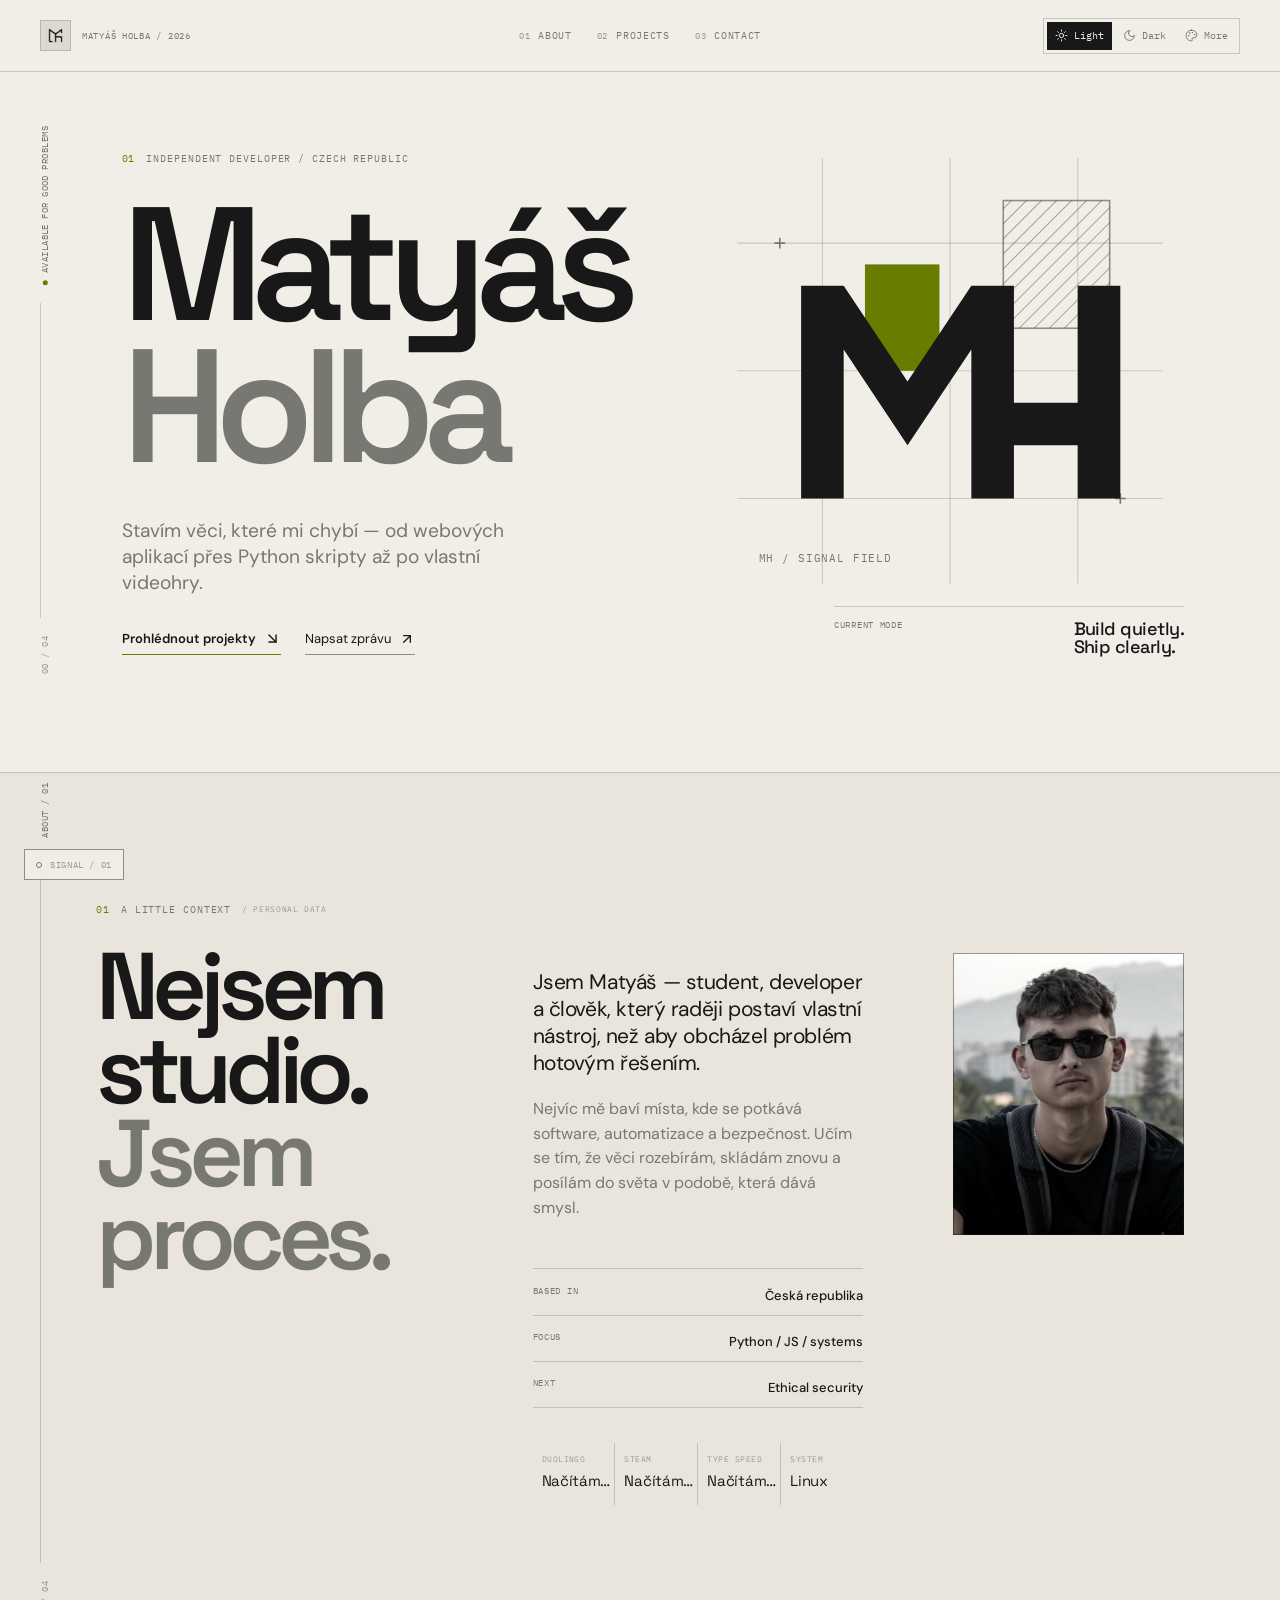
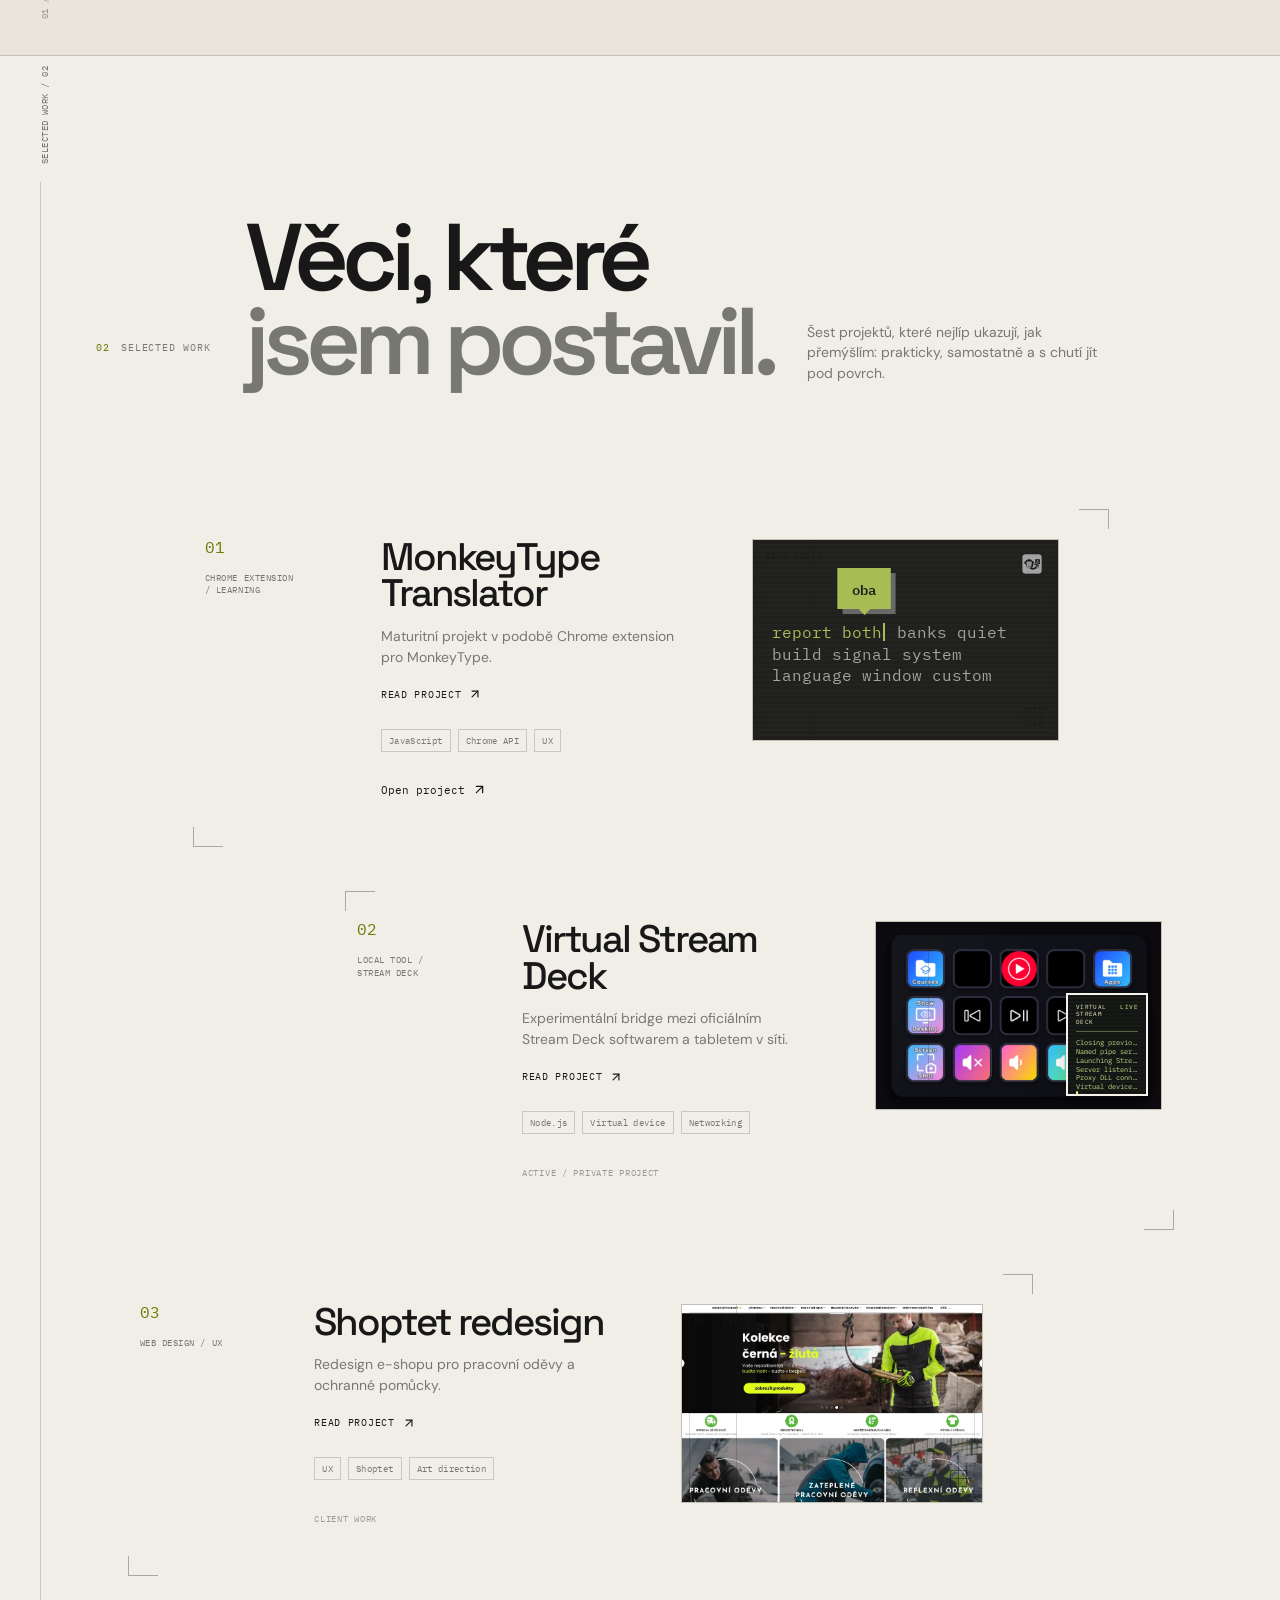
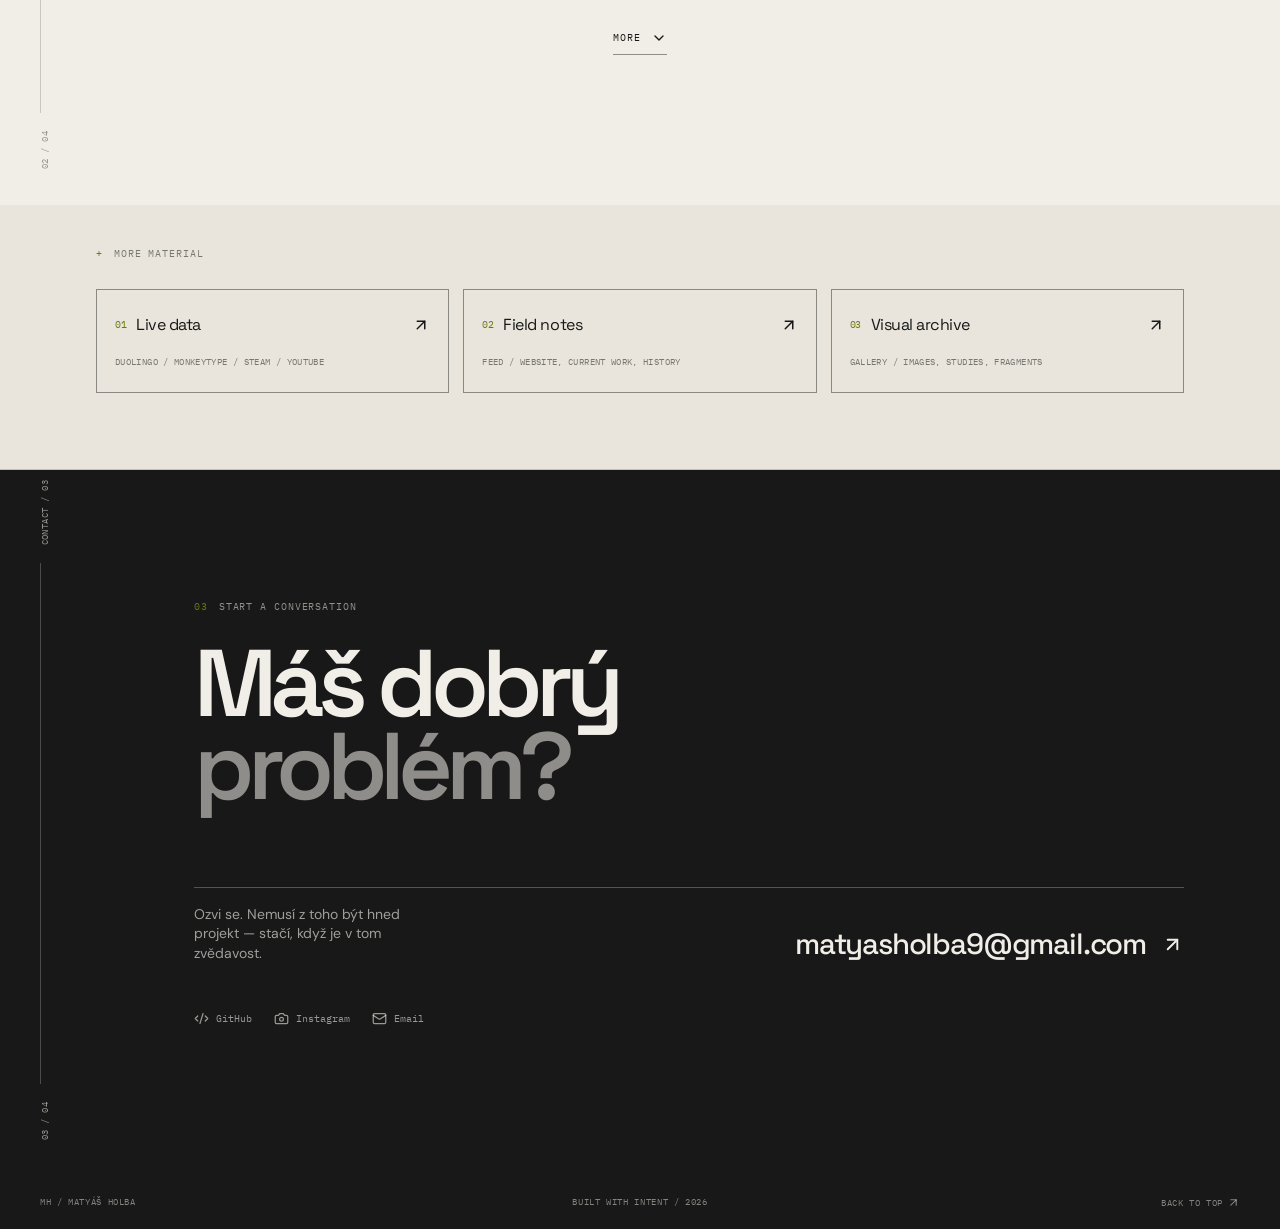
<file: index.html>
<!doctype html>
<html lang="cs">
  <head>
    <meta charset="UTF-8" />
    <meta name="viewport" content="width=device-width, initial-scale=1.0" />
    <meta name="theme-color" content="#f1eee7" />
    <meta name="description" content="Matyáš Holba — independent developer building useful tools, extensions and systems." />
    <link rel="icon" type="image/png" href="/favicon.png" />
    <meta property="og:title" content="Matyáš Holba — Signal Portfolio" />
    <meta property="og:description" content="Independent developer building useful tools, extensions and systems." />
    <meta property="og:image" content="https://matyasholba.cz/og-image.png" />
    <meta property="og:type" content="website" />
    <meta name="twitter:card" content="summary_large_image" />
    <meta name="twitter:title" content="Matyáš Holba — Signal Portfolio" />
    <meta name="twitter:description" content="Independent developer building useful tools, extensions and systems." />
    <meta name="twitter:image" content="https://matyasholba.cz/og-image.png" />
    <title>Matyáš Holba — Signal Portfolio</title>
    <script type="module" crossorigin src="/assets/index-BETnPdC5.js"></script>
    <link rel="stylesheet" crossorigin href="/assets/index-SfOL44oV.css">
  </head>
  <body>
    <div id="root"></div>
  </body>
</html>
</file>
<file: assets/index-SfOL44oV.css>
@import"https://fonts.googleapis.com/css2?family=DM+Sans:wght@400;500;600&family=IBM+Plex+Mono:wght@400;500&family=Space+Grotesk:wght@400;500;600;700&display=swap";#pergamen-overlay{position:fixed;inset:0;z-index:100;background:#111210a3;opacity:0;pointer-events:none;transition:opacity .52s ease}#pergamen-overlay.on{opacity:1}#pergamen-scroller{position:fixed;inset:0;z-index:102;overflow-y:auto;overflow-x:hidden;scrollbar-width:none;pointer-events:none}#pergamen-scroller::-webkit-scrollbar{display:none}#pergamen-scroller.on{pointer-events:auto}#pergamen-dummy{width:100%;min-height:100vh}#pergamen-scene{display:none;position:absolute;top:0;left:0;width:100%;height:100%;perspective:4000px;pointer-events:none}#pergamen-scene.show{display:block}#pergamen-scrollWrap{position:absolute;top:0;left:50%;transform:translate(-50%);width:92%;max-width:800px;transform-style:preserve-3d;pointer-events:auto}@media (min-width: 768px){#pergamen-scrollWrap{width:740px;transform:translate(-50%) rotateY(-10deg) rotateX(3deg)}}.sl{position:absolute;left:0;top:0;width:100%;height:4px;transform-style:preserve-3d}.sl-f{position:absolute;inset:0;background:#d6d5cf;overflow:hidden;backface-visibility:hidden;box-shadow:0 1px #d6d5cf}.sl-b{position:absolute;inset:0;background:#e0e0e0;transform:rotateX(180deg) translateZ(.5px);backface-visibility:hidden;box-shadow:0 1px #e0e0e0}.sl-t{position:absolute;left:0;width:100%;padding:0 24px;color:#20211f}@media (min-width: 768px){.sl-t{padding:0 80px}}#pergamen-src{display:none}@layer components;/*! tailwindcss v4.1.14 | MIT License | https://tailwindcss.com */@layer properties{@supports (((-webkit-hyphens:none)) and (not (margin-trim:inline))) or ((-moz-orient:inline) and (not (color:rgb(from red r g b)))){*,:before,:after,::backdrop{--tw-translate-x:0;--tw-translate-y:0;--tw-translate-z:0;--tw-rotate-x:initial;--tw-rotate-y:initial;--tw-rotate-z:initial;--tw-skew-x:initial;--tw-skew-y:initial;--tw-border-style:solid;--tw-gradient-position:initial;--tw-gradient-from:#0000;--tw-gradient-via:#0000;--tw-gradient-to:#0000;--tw-gradient-stops:initial;--tw-gradient-via-stops:initial;--tw-gradient-from-position:0%;--tw-gradient-via-position:50%;--tw-gradient-to-position:100%;--tw-leading:initial;--tw-font-weight:initial;--tw-tracking:initial;--tw-ordinal:initial;--tw-slashed-zero:initial;--tw-numeric-figure:initial;--tw-numeric-spacing:initial;--tw-numeric-fraction:initial;--tw-shadow:0 0 #0000;--tw-shadow-color:initial;--tw-shadow-alpha:100%;--tw-inset-shadow:0 0 #0000;--tw-inset-shadow-color:initial;--tw-inset-shadow-alpha:100%;--tw-ring-color:initial;--tw-ring-shadow:0 0 #0000;--tw-inset-ring-color:initial;--tw-inset-ring-shadow:0 0 #0000;--tw-ring-inset:initial;--tw-ring-offset-width:0px;--tw-ring-offset-color:#fff;--tw-ring-offset-shadow:0 0 #0000;--tw-outline-style:solid;--tw-backdrop-blur:initial;--tw-backdrop-brightness:initial;--tw-backdrop-contrast:initial;--tw-backdrop-grayscale:initial;--tw-backdrop-hue-rotate:initial;--tw-backdrop-invert:initial;--tw-backdrop-opacity:initial;--tw-backdrop-saturate:initial;--tw-backdrop-sepia:initial;--tw-duration:initial;--tw-ease:initial;--tw-content:"";--tw-animation-delay:0s;--tw-animation-direction:normal;--tw-animation-duration:initial;--tw-animation-fill-mode:none;--tw-animation-iteration-count:1;--tw-enter-blur:0;--tw-enter-opacity:1;--tw-enter-rotate:0;--tw-enter-scale:1;--tw-enter-translate-x:0;--tw-enter-translate-y:0;--tw-exit-blur:0;--tw-exit-opacity:1;--tw-exit-rotate:0;--tw-exit-scale:1;--tw-exit-translate-x:0;--tw-exit-translate-y:0}}}@layer theme{:root,:host{--font-sans:ui-sans-serif,system-ui,sans-serif,"Apple Color Emoji","Segoe UI Emoji","Segoe UI Symbol","Noto Color Emoji";--font-mono:ui-monospace,SFMono-Regular,Menlo,Monaco,Consolas,"Liberation Mono","Courier New",monospace;--color-red-100:oklch(93.6% .032 17.717);--color-red-500:oklch(63.7% .237 25.331);--color-blue-600:oklch(54.6% .245 262.881);--color-blue-700:oklch(48.8% .243 264.376);--color-slate-50:oklch(98.4% .003 247.858);--color-slate-100:oklch(96.8% .007 247.896);--color-slate-600:oklch(44.6% .043 257.281);--color-slate-700:oklch(37.2% .044 257.287);--color-slate-900:oklch(20.8% .042 265.755);--color-black:#000;--color-white:#fff;--spacing:.25rem;--container-sm:24rem;--container-lg:32rem;--container-2xl:42rem;--text-xs:.75rem;--text-xs--line-height:calc(1/.75);--text-sm:.875rem;--text-sm--line-height:calc(1.25/.875);--text-base:1rem;--text-base--line-height: 1.5 ;--text-lg:1.125rem;--text-lg--line-height:calc(1.75/1.125);--text-xl:1.25rem;--text-xl--line-height:calc(1.75/1.25);--text-4xl:2.25rem;--text-4xl--line-height:calc(2.5/2.25);--font-weight-normal:400;--font-weight-medium:500;--font-weight-semibold:600;--font-weight-bold:700;--tracking-tight:-.025em;--tracking-widest:.1em;--leading-snug:1.375;--leading-normal:1.5;--leading-relaxed:1.625;--radius-xs:.125rem;--radius-sm:.25rem;--radius-md:.375rem;--radius-lg:.5rem;--radius-xl:.75rem;--ease-out:cubic-bezier(0,0,.2,1);--ease-in-out:cubic-bezier(.4,0,.2,1);--animate-spin:spin 1s linear infinite;--animate-pulse:pulse 2s cubic-bezier(.4,0,.6,1)infinite;--blur-sm:8px;--blur-2xl:40px;--aspect-video:16/9;--default-transition-duration:.15s;--default-transition-timing-function:cubic-bezier(.4,0,.2,1);--default-font-family:var(--font-sans);--default-mono-font-family:var(--font-mono)}}@layer base{*,:after,:before,::backdrop{box-sizing:border-box;border:0 solid;margin:0;padding:0}::file-selector-button{box-sizing:border-box;border:0 solid;margin:0;padding:0}html,:host{-webkit-text-size-adjust:100%;tab-size:4;line-height:1.5;font-family:var(--default-font-family,ui-sans-serif,system-ui,sans-serif,"Apple Color Emoji","Segoe UI Emoji","Segoe UI Symbol","Noto Color Emoji");font-feature-settings:var(--default-font-feature-settings,normal);font-variation-settings:var(--default-font-variation-settings,normal);-webkit-tap-highlight-color:transparent}hr{height:0;color:inherit;border-top-width:1px}abbr:where([title]){-webkit-text-decoration:underline dotted;text-decoration:underline dotted}h1,h2,h3,h4,h5,h6{font-size:inherit;font-weight:inherit}a{color:inherit;-webkit-text-decoration:inherit;text-decoration:inherit}b,strong{font-weight:bolder}code,kbd,samp,pre{font-family:var(--default-mono-font-family,ui-monospace,SFMono-Regular,Menlo,Monaco,Consolas,"Liberation Mono","Courier New",monospace);font-feature-settings:var(--default-mono-font-feature-settings,normal);font-variation-settings:var(--default-mono-font-variation-settings,normal);font-size:1em}small{font-size:80%}sub,sup{vertical-align:baseline;font-size:75%;line-height:0;position:relative}sub{bottom:-.25em}sup{top:-.5em}table{text-indent:0;border-color:inherit;border-collapse:collapse}:-moz-focusring{outline:auto}progress{vertical-align:baseline}summary{display:list-item}ol,ul,menu{list-style:none}img,svg,video,canvas,audio,iframe,embed,object{vertical-align:middle;display:block}img,video{max-width:100%;height:auto}button,input,select,optgroup,textarea{font:inherit;font-feature-settings:inherit;font-variation-settings:inherit;letter-spacing:inherit;color:inherit;opacity:1;background-color:#0000;border-radius:0}::file-selector-button{font:inherit;font-feature-settings:inherit;font-variation-settings:inherit;letter-spacing:inherit;color:inherit;opacity:1;background-color:#0000;border-radius:0}:where(select:is([multiple],[size])) optgroup{font-weight:bolder}:where(select:is([multiple],[size])) optgroup option{padding-inline-start:20px}::file-selector-button{margin-inline-end:4px}::placeholder{opacity:1}@supports (not ((-webkit-appearance:-apple-pay-button))) or (contain-intrinsic-size:1px){::placeholder{color:currentColor}@supports (color:color-mix(in lab,red,red)){::placeholder{color:color-mix(in oklab,currentcolor 50%,transparent)}}}textarea{resize:vertical}::-webkit-search-decoration{-webkit-appearance:none}::-webkit-date-and-time-value{min-height:1lh;text-align:inherit}::-webkit-datetime-edit{display:inline-flex}::-webkit-datetime-edit-fields-wrapper{padding:0}::-webkit-datetime-edit{padding-block:0}::-webkit-datetime-edit-year-field{padding-block:0}::-webkit-datetime-edit-month-field{padding-block:0}::-webkit-datetime-edit-day-field{padding-block:0}::-webkit-datetime-edit-hour-field{padding-block:0}::-webkit-datetime-edit-minute-field{padding-block:0}::-webkit-datetime-edit-second-field{padding-block:0}::-webkit-datetime-edit-millisecond-field{padding-block:0}::-webkit-datetime-edit-meridiem-field{padding-block:0}::-webkit-calendar-picker-indicator{line-height:1}:-moz-ui-invalid{box-shadow:none}button,input:where([type=button],[type=reset],[type=submit]){appearance:button}::file-selector-button{appearance:button}::-webkit-inner-spin-button{height:auto}::-webkit-outer-spin-button{height:auto}[hidden]:where(:not([hidden=until-found])){display:none!important}}@layer utilities{.\@container\/card-header{container:card-header/inline-size}.\@container\/field-group{container:field-group/inline-size}.pointer-events-none{pointer-events:none}.invisible{visibility:hidden}.sr-only{clip-path:inset(50%);white-space:nowrap;border-width:0;width:1px;height:1px;margin:-1px;padding:0;position:absolute;overflow:hidden}.absolute{position:absolute}.fixed{position:fixed}.relative{position:relative}.static{position:static}.inset-0{inset:calc(var(--spacing)*0)}.inset-x-0{inset-inline:calc(var(--spacing)*0)}.inset-y-0{inset-block:calc(var(--spacing)*0)}.-top-12{top:calc(var(--spacing)*-12)}.top-0{top:calc(var(--spacing)*0)}.top-1\.5{top:calc(var(--spacing)*1.5)}.top-1\/2{top:50%}.top-3\.5{top:calc(var(--spacing)*3.5)}.top-4{top:calc(var(--spacing)*4)}.top-\[1px\]{top:1px}.top-\[50\%\]{top:50%}.top-\[60\%\]{top:60%}.top-full{top:100%}.-right-12{right:calc(var(--spacing)*-12)}.right-0{right:calc(var(--spacing)*0)}.right-1{right:calc(var(--spacing)*1)}.right-2{right:calc(var(--spacing)*2)}.right-3{right:calc(var(--spacing)*3)}.right-4{right:calc(var(--spacing)*4)}.-bottom-12{bottom:calc(var(--spacing)*-12)}.bottom-0{bottom:calc(var(--spacing)*0)}.-left-12{left:calc(var(--spacing)*-12)}.left-0{left:calc(var(--spacing)*0)}.left-1\/2{left:50%}.left-2{left:calc(var(--spacing)*2)}.left-\[50\%\]{left:50%}.isolate{isolation:isolate}.z-10{z-index:10}.z-20{z-index:20}.z-50{z-index:50}.z-\[1\]{z-index:1}.order-first{order:-9999}.order-last{order:9999}.col-start-2{grid-column-start:2}.row-span-2{grid-row:span 2/span 2}.row-start-1{grid-row-start:1}.container{width:100%}@media (min-width:40rem){.container{max-width:40rem}}@media (min-width:48rem){.container{max-width:48rem}}@media (min-width:64rem){.container{max-width:64rem}}@media (min-width:80rem){.container{max-width:80rem}}@media (min-width:96rem){.container{max-width:96rem}}.\!m-0{margin:calc(var(--spacing)*0)!important}.-mx-1{margin-inline:calc(var(--spacing)*-1)}.mx-2{margin-inline:calc(var(--spacing)*2)}.mx-3\.5{margin-inline:calc(var(--spacing)*3.5)}.mx-4{margin-inline:calc(var(--spacing)*4)}.mx-auto{margin-inline:auto}.-my-2{margin-block:calc(var(--spacing)*-2)}.my-0{margin-block:calc(var(--spacing)*0)}.my-0\.5{margin-block:calc(var(--spacing)*.5)}.my-1{margin-block:calc(var(--spacing)*1)}.-mt-4{margin-top:calc(var(--spacing)*-4)}.mt-1\.5{margin-top:calc(var(--spacing)*1.5)}.mt-2{margin-top:calc(var(--spacing)*2)}.mt-4{margin-top:calc(var(--spacing)*4)}.mt-auto{margin-top:auto}.mr-2{margin-right:calc(var(--spacing)*2)}.mb-2{margin-bottom:calc(var(--spacing)*2)}.mb-3{margin-bottom:calc(var(--spacing)*3)}.mb-4{margin-bottom:calc(var(--spacing)*4)}.mb-6{margin-bottom:calc(var(--spacing)*6)}.mb-8{margin-bottom:calc(var(--spacing)*8)}.-ml-4{margin-left:calc(var(--spacing)*-4)}.ml-1{margin-left:calc(var(--spacing)*1)}.ml-4{margin-left:calc(var(--spacing)*4)}.ml-auto{margin-left:auto}.line-clamp-1{-webkit-line-clamp:1;-webkit-box-orient:vertical;display:-webkit-box;overflow:hidden}.line-clamp-2{-webkit-line-clamp:2;-webkit-box-orient:vertical;display:-webkit-box;overflow:hidden}.block{display:block}.flex{display:flex}.grid{display:grid}.hidden{display:none}.inline-flex{display:inline-flex}.table{display:table}.table-caption{display:table-caption}.table-cell{display:table-cell}.table-row{display:table-row}.field-sizing-content{field-sizing:content}.aspect-square{aspect-ratio:1}.aspect-video{aspect-ratio:var(--aspect-video)}.size-\(--cell-size\){width:var(--cell-size);height:var(--cell-size)}.size-2{width:calc(var(--spacing)*2);height:calc(var(--spacing)*2)}.size-2\.5{width:calc(var(--spacing)*2.5);height:calc(var(--spacing)*2.5)}.size-3{width:calc(var(--spacing)*3);height:calc(var(--spacing)*3)}.size-3\.5{width:calc(var(--spacing)*3.5);height:calc(var(--spacing)*3.5)}.size-4{width:calc(var(--spacing)*4);height:calc(var(--spacing)*4)}.size-6{width:calc(var(--spacing)*6);height:calc(var(--spacing)*6)}.size-7{width:calc(var(--spacing)*7);height:calc(var(--spacing)*7)}.size-8{width:calc(var(--spacing)*8);height:calc(var(--spacing)*8)}.size-9{width:calc(var(--spacing)*9);height:calc(var(--spacing)*9)}.size-10{width:calc(var(--spacing)*10);height:calc(var(--spacing)*10)}.size-auto{width:auto;height:auto}.size-full{width:100%;height:100%}.h-\(--cell-size\){height:var(--cell-size)}.h-1\.5{height:calc(var(--spacing)*1.5)}.h-2{height:calc(var(--spacing)*2)}.h-2\.5{height:calc(var(--spacing)*2.5)}.h-4{height:calc(var(--spacing)*4)}.h-5{height:calc(var(--spacing)*5)}.h-6{height:calc(var(--spacing)*6)}.h-7{height:calc(var(--spacing)*7)}.h-8{height:calc(var(--spacing)*8)}.h-9{height:calc(var(--spacing)*9)}.h-10{height:calc(var(--spacing)*10)}.h-12{height:calc(var(--spacing)*12)}.h-16{height:calc(var(--spacing)*16)}.h-\[1\.15rem\]{height:1.15rem}.h-\[500px\]{height:500px}.h-\[calc\(100\%-1px\)\]{height:calc(100% - 1px)}.h-\[var\(--radix-navigation-menu-viewport-height\)\]{height:var(--radix-navigation-menu-viewport-height)}.h-\[var\(--radix-select-trigger-height\)\]{height:var(--radix-select-trigger-height)}.h-auto{height:auto}.h-full{height:100%}.h-px{height:1px}.h-svh{height:100svh}.max-h-\(--radix-context-menu-content-available-height\){max-height:var(--radix-context-menu-content-available-height)}.max-h-\(--radix-dropdown-menu-content-available-height\){max-height:var(--radix-dropdown-menu-content-available-height)}.max-h-\(--radix-select-content-available-height\){max-height:var(--radix-select-content-available-height)}.max-h-\[300px\]{max-height:300px}.min-h-0{min-height:calc(var(--spacing)*0)}.min-h-4{min-height:calc(var(--spacing)*4)}.min-h-16{min-height:calc(var(--spacing)*16)}.min-h-screen{min-height:100vh}.min-h-svh{min-height:100svh}.w-\(--cell-size\){width:var(--cell-size)}.w-\(--sidebar-width\){width:var(--sidebar-width)}.w-0{width:calc(var(--spacing)*0)}.w-1{width:calc(var(--spacing)*1)}.w-2{width:calc(var(--spacing)*2)}.w-2\.5{width:calc(var(--spacing)*2.5)}.w-3{width:calc(var(--spacing)*3)}.w-3\/4{width:75%}.w-4{width:calc(var(--spacing)*4)}.w-5{width:calc(var(--spacing)*5)}.w-8{width:calc(var(--spacing)*8)}.w-9{width:calc(var(--spacing)*9)}.w-10{width:calc(var(--spacing)*10)}.w-16{width:calc(var(--spacing)*16)}.w-64{width:calc(var(--spacing)*64)}.w-72{width:calc(var(--spacing)*72)}.w-\[100px\]{width:100px}.w-\[400px\]{width:400px}.w-auto{width:auto}.w-fit{width:fit-content}.w-full{width:100%}.w-max{width:max-content}.w-px{width:1px}.max-w-\(--skeleton-width\){max-width:var(--skeleton-width)}.max-w-2xl{max-width:var(--container-2xl)}.max-w-\[calc\(100\%-2rem\)\]{max-width:calc(100% - 2rem)}.max-w-lg{max-width:var(--container-lg)}.max-w-max{max-width:max-content}.max-w-sm{max-width:var(--container-sm)}.min-w-\(--cell-size\){min-width:var(--cell-size)}.min-w-0{min-width:calc(var(--spacing)*0)}.min-w-5{min-width:calc(var(--spacing)*5)}.min-w-8{min-width:calc(var(--spacing)*8)}.min-w-9{min-width:calc(var(--spacing)*9)}.min-w-10{min-width:calc(var(--spacing)*10)}.min-w-\[8rem\]{min-width:8rem}.min-w-\[12rem\]{min-width:12rem}.min-w-\[var\(--radix-select-trigger-width\)\]{min-width:var(--radix-select-trigger-width)}.flex-1{flex:1}.flex-shrink-0,.shrink-0{flex-shrink:0}.grow{flex-grow:1}.grow-0{flex-grow:0}.basis-full{flex-basis:100%}.caption-bottom{caption-side:bottom}.border-collapse{border-collapse:collapse}.origin-\(--radix-context-menu-content-transform-origin\){transform-origin:var(--radix-context-menu-content-transform-origin)}.origin-\(--radix-dropdown-menu-content-transform-origin\){transform-origin:var(--radix-dropdown-menu-content-transform-origin)}.origin-\(--radix-hover-card-content-transform-origin\){transform-origin:var(--radix-hover-card-content-transform-origin)}.origin-\(--radix-menubar-content-transform-origin\){transform-origin:var(--radix-menubar-content-transform-origin)}.origin-\(--radix-popover-content-transform-origin\){transform-origin:var(--radix-popover-content-transform-origin)}.origin-\(--radix-select-content-transform-origin\){transform-origin:var(--radix-select-content-transform-origin)}.origin-\(--radix-tooltip-content-transform-origin\){transform-origin:var(--radix-tooltip-content-transform-origin)}.-translate-x-1\/2{--tw-translate-x: -50% ;translate:var(--tw-translate-x)var(--tw-translate-y)}.-translate-x-px{--tw-translate-x:-1px;translate:var(--tw-translate-x)var(--tw-translate-y)}.translate-x-\[-50\%\]{--tw-translate-x:-50%;translate:var(--tw-translate-x)var(--tw-translate-y)}.translate-x-px{--tw-translate-x:1px;translate:var(--tw-translate-x)var(--tw-translate-y)}.-translate-y-1\/2{--tw-translate-y: -50% ;translate:var(--tw-translate-x)var(--tw-translate-y)}.translate-y-0\.5{--tw-translate-y:calc(var(--spacing)*.5);translate:var(--tw-translate-x)var(--tw-translate-y)}.translate-y-\[-50\%\]{--tw-translate-y:-50%;translate:var(--tw-translate-x)var(--tw-translate-y)}.translate-y-\[calc\(-50\%_-_2px\)\]{--tw-translate-y: calc(-50% - 2px) ;translate:var(--tw-translate-x)var(--tw-translate-y)}.rotate-45{rotate:45deg}.rotate-90{rotate:90deg}.transform{transform:var(--tw-rotate-x,)var(--tw-rotate-y,)var(--tw-rotate-z,)var(--tw-skew-x,)var(--tw-skew-y,)}.animate-caret-blink{animation:1.25s ease-out infinite caret-blink}.animate-in{animation:enter var(--tw-animation-duration,var(--tw-duration,.15s))var(--tw-ease,ease)var(--tw-animation-delay,0s)var(--tw-animation-iteration-count,1)var(--tw-animation-direction,normal)var(--tw-animation-fill-mode,none)}.animate-pulse{animation:var(--animate-pulse)}.animate-spin{animation:var(--animate-spin)}.cursor-default{cursor:default}.cursor-pointer{cursor:pointer}.cursor-text{cursor:text}.touch-none{touch-action:none}.resize{resize:both}.resize-none{resize:none}.scroll-my-1{scroll-margin-block:calc(var(--spacing)*1)}.scroll-py-1{scroll-padding-block:calc(var(--spacing)*1)}.list-disc{list-style-type:disc}.list-none{list-style-type:none}.auto-rows-min{grid-auto-rows:min-content}.grid-cols-\[0_1fr\]{grid-template-columns:0 1fr}.grid-rows-\[auto_auto\]{grid-template-rows:auto auto}.flex-col{flex-direction:column}.flex-col-reverse{flex-direction:column-reverse}.flex-row{flex-direction:row}.flex-wrap{flex-wrap:wrap}.items-center{align-items:center}.items-end{align-items:flex-end}.items-start{align-items:flex-start}.items-stretch{align-items:stretch}.justify-between{justify-content:space-between}.justify-center{justify-content:center}.justify-start{justify-content:flex-start}.justify-items-start{justify-items:start}.gap-0{gap:calc(var(--spacing)*0)}.gap-0\.5{gap:calc(var(--spacing)*.5)}.gap-1{gap:calc(var(--spacing)*1)}.gap-1\.5{gap:calc(var(--spacing)*1.5)}.gap-2{gap:calc(var(--spacing)*2)}.gap-2\.5{gap:calc(var(--spacing)*2.5)}.gap-3{gap:calc(var(--spacing)*3)}.gap-4{gap:calc(var(--spacing)*4)}.gap-6{gap:calc(var(--spacing)*6)}.gap-7{gap:calc(var(--spacing)*7)}.gap-y-0\.5{row-gap:calc(var(--spacing)*.5)}.self-start{align-self:flex-start}.self-stretch{align-self:stretch}.justify-self-end{justify-self:flex-end}.overflow-auto{overflow:auto}.overflow-hidden{overflow:hidden}.overflow-x-auto{overflow-x:auto}.overflow-x-hidden{overflow-x:hidden}.overflow-y-auto{overflow-y:auto}.rounded{border-radius:.25rem}.rounded-\[2px\]{border-radius:2px}.rounded-\[4px\]{border-radius:4px}.rounded-\[10px\]{border-radius:10px}.rounded-\[20px\]{border-radius:20px}.rounded-\[calc\(var\(--radius\)-5px\)\]{border-radius:calc(var(--radius) - 5px)}.rounded-\[inherit\]{border-radius:inherit}.rounded-full{border-radius:3.40282e38px}.rounded-lg{border-radius:var(--radius-lg)}.rounded-md{border-radius:var(--radius-md)}.rounded-none{border-radius:0}.rounded-sm{border-radius:var(--radius-sm)}.rounded-xl{border-radius:var(--radius-xl)}.rounded-xs{border-radius:var(--radius-xs)}.rounded-l-md{border-top-left-radius:var(--radius-md);border-bottom-left-radius:var(--radius-md)}.rounded-tl-sm{border-top-left-radius:var(--radius-sm)}.rounded-r-md{border-top-right-radius:var(--radius-md);border-bottom-right-radius:var(--radius-md)}.border{border-style:var(--tw-border-style);border-width:1px}.border-0{border-style:var(--tw-border-style);border-width:0}.border-\[1\.5px\]{border-style:var(--tw-border-style);border-width:1.5px}.border-y{border-block-style:var(--tw-border-style);border-block-width:1px}.border-t{border-top-style:var(--tw-border-style);border-top-width:1px}.border-r{border-right-style:var(--tw-border-style);border-right-width:1px}.border-b{border-bottom-style:var(--tw-border-style);border-bottom-width:1px}.border-l{border-left-style:var(--tw-border-style);border-left-width:1px}.border-dashed{--tw-border-style:dashed;border-style:dashed}.border-\(--color-border\){border-color:var(--color-border)}.border-\[rgba\(0\,0\,0\,0\.08\)\]{border-color:#00000014}.border-transparent{border-color:#0000}.border-t-transparent{border-top-color:#0000}.border-l-transparent{border-left-color:#0000}.bg-\(--color-bg\){background-color:var(--color-bg)}.bg-\[\#1a1a19\]{background-color:#1a1a19}.bg-\[\#f8f8f7\]{background-color:#f8f8f7}.bg-black\/50{background-color:#00000080}@supports (color:color-mix(in lab,red,red)){.bg-black\/50{background-color:color-mix(in oklab,var(--color-black)50%,transparent)}}.bg-blue-600{background-color:var(--color-blue-600)}.bg-red-100{background-color:var(--color-red-100)}.bg-transparent{background-color:#0000}.bg-white{background-color:var(--color-white)}.bg-white\/80{background-color:#fffc}@supports (color:color-mix(in lab,red,red)){.bg-white\/80{background-color:color-mix(in oklab,var(--color-white)80%,transparent)}}.bg-gradient-to-br{--tw-gradient-position:to bottom right in oklab;background-image:linear-gradient(var(--tw-gradient-stops))}.from-slate-50{--tw-gradient-from:var(--color-slate-50);--tw-gradient-stops:var(--tw-gradient-via-stops,var(--tw-gradient-position),var(--tw-gradient-from)var(--tw-gradient-from-position),var(--tw-gradient-to)var(--tw-gradient-to-position))}.to-slate-100{--tw-gradient-to:var(--color-slate-100);--tw-gradient-stops:var(--tw-gradient-via-stops,var(--tw-gradient-position),var(--tw-gradient-from)var(--tw-gradient-from-position),var(--tw-gradient-to)var(--tw-gradient-to-position))}.fill-current{fill:currentColor}.p-0{padding:calc(var(--spacing)*0)}.p-1{padding:calc(var(--spacing)*1)}.p-2{padding:calc(var(--spacing)*2)}.p-3{padding:calc(var(--spacing)*3)}.p-4{padding:calc(var(--spacing)*4)}.p-5{padding:calc(var(--spacing)*5)}.p-6{padding:calc(var(--spacing)*6)}.p-8{padding:calc(var(--spacing)*8)}.p-\[3px\]{padding:3px}.p-px{padding:1px}.px-\(--cell-size\){padding-inline:var(--cell-size)}.px-1{padding-inline:calc(var(--spacing)*1)}.px-1\.5{padding-inline:calc(var(--spacing)*1.5)}.px-2{padding-inline:calc(var(--spacing)*2)}.px-2\.5{padding-inline:calc(var(--spacing)*2.5)}.px-3{padding-inline:calc(var(--spacing)*3)}.px-4{padding-inline:calc(var(--spacing)*4)}.px-5{padding-inline:calc(var(--spacing)*5)}.px-6{padding-inline:calc(var(--spacing)*6)}.py-0\.5{padding-block:calc(var(--spacing)*.5)}.py-1{padding-block:calc(var(--spacing)*1)}.py-1\.5{padding-block:calc(var(--spacing)*1.5)}.py-2{padding-block:calc(var(--spacing)*2)}.py-2\.5{padding-block:calc(var(--spacing)*2.5)}.py-3{padding-block:calc(var(--spacing)*3)}.py-4{padding-block:calc(var(--spacing)*4)}.py-5{padding-block:calc(var(--spacing)*5)}.py-6{padding-block:calc(var(--spacing)*6)}.pt-0{padding-top:calc(var(--spacing)*0)}.pt-3{padding-top:calc(var(--spacing)*3)}.pt-4{padding-top:calc(var(--spacing)*4)}.pt-8{padding-top:calc(var(--spacing)*8)}.pt-12{padding-top:calc(var(--spacing)*12)}.pr-1{padding-right:calc(var(--spacing)*1)}.pr-2{padding-right:calc(var(--spacing)*2)}.pr-2\.5{padding-right:calc(var(--spacing)*2.5)}.pr-3{padding-right:calc(var(--spacing)*3)}.pr-8{padding-right:calc(var(--spacing)*8)}.pb-3{padding-bottom:calc(var(--spacing)*3)}.pb-4{padding-bottom:calc(var(--spacing)*4)}.pb-8{padding-bottom:calc(var(--spacing)*8)}.pl-2{padding-left:calc(var(--spacing)*2)}.pl-3{padding-left:calc(var(--spacing)*3)}.pl-4{padding-left:calc(var(--spacing)*4)}.pl-8{padding-left:calc(var(--spacing)*8)}.text-center{text-align:center}.text-left{text-align:left}.align-middle{vertical-align:middle}.font-mono{font-family:var(--font-mono)}.font-sans{font-family:var(--font-sans)}.text-4xl{font-size:var(--text-4xl);line-height:var(--tw-leading,var(--text-4xl--line-height))}.text-base{font-size:var(--text-base);line-height:var(--tw-leading,var(--text-base--line-height))}.text-lg{font-size:var(--text-lg);line-height:var(--tw-leading,var(--text-lg--line-height))}.text-sm{font-size:var(--text-sm);line-height:var(--tw-leading,var(--text-sm--line-height))}.text-sm\/relaxed{font-size:var(--text-sm);line-height:var(--leading-relaxed)}.text-xl{font-size:var(--text-xl);line-height:var(--tw-leading,var(--text-xl--line-height))}.text-xs{font-size:var(--text-xs);line-height:var(--tw-leading,var(--text-xs--line-height))}.text-\[0\.8rem\]{font-size:.8rem}.leading-5{--tw-leading:calc(var(--spacing)*5);line-height:calc(var(--spacing)*5)}.leading-\[26px\]{--tw-leading:26px;line-height:26px}.leading-none{--tw-leading:1;line-height:1}.leading-normal{--tw-leading:var(--leading-normal);line-height:var(--leading-normal)}.leading-relaxed{--tw-leading:var(--leading-relaxed);line-height:var(--leading-relaxed)}.leading-snug{--tw-leading:var(--leading-snug);line-height:var(--leading-snug)}.font-bold{--tw-font-weight:var(--font-weight-bold);font-weight:var(--font-weight-bold)}.font-medium{--tw-font-weight:var(--font-weight-medium);font-weight:var(--font-weight-medium)}.font-normal{--tw-font-weight:var(--font-weight-normal);font-weight:var(--font-weight-normal)}.font-semibold{--tw-font-weight:var(--font-weight-semibold);font-weight:var(--font-weight-semibold)}.tracking-\[-0\.44px\]{--tw-tracking:-.44px;letter-spacing:-.44px}.tracking-\[-0\.154px\]{--tw-tracking:-.154px;letter-spacing:-.154px}.tracking-tight{--tw-tracking:var(--tracking-tight);letter-spacing:var(--tracking-tight)}.tracking-widest{--tw-tracking:var(--tracking-widest);letter-spacing:var(--tracking-widest)}.text-balance{text-wrap:balance}.break-words{overflow-wrap:break-word}.whitespace-break-spaces{white-space:break-spaces}.whitespace-nowrap{white-space:nowrap}.text-\[\#34322d\]{color:#34322d}.text-\[\#858481\]{color:#858481}.text-current{color:currentColor}.text-red-500{color:var(--color-red-500)}.text-slate-600{color:var(--color-slate-600)}.text-slate-700{color:var(--color-slate-700)}.text-slate-900{color:var(--color-slate-900)}.text-white{color:var(--color-white)}.tabular-nums{--tw-numeric-spacing:tabular-nums;font-variant-numeric:var(--tw-ordinal,)var(--tw-slashed-zero,)var(--tw-numeric-figure,)var(--tw-numeric-spacing,)var(--tw-numeric-fraction,)}.underline-offset-4{text-underline-offset:4px}.opacity-0{opacity:0}.opacity-50{opacity:.5}.opacity-70{opacity:.7}.shadow{--tw-shadow:0 1px 3px 0 var(--tw-shadow-color,#0000001a),0 1px 2px -1px var(--tw-shadow-color,#0000001a);box-shadow:var(--tw-inset-shadow),var(--tw-inset-ring-shadow),var(--tw-ring-offset-shadow),var(--tw-ring-shadow),var(--tw-shadow)}.shadow-\[0_0_0_1px_hsl\(var\(--sidebar-border\)\)\]{--tw-shadow:0 0 0 1px var(--tw-shadow-color,hsl(var(--sidebar-border)));box-shadow:var(--tw-inset-shadow),var(--tw-inset-ring-shadow),var(--tw-ring-offset-shadow),var(--tw-ring-shadow),var(--tw-shadow)}.shadow-\[0px_4px_11px_0px_rgba\(0\,0\,0\,0\.08\)\]{--tw-shadow:0px 4px 11px 0px var(--tw-shadow-color,#00000014);box-shadow:var(--tw-inset-shadow),var(--tw-inset-ring-shadow),var(--tw-ring-offset-shadow),var(--tw-ring-shadow),var(--tw-shadow)}.shadow-lg{--tw-shadow:0 10px 15px -3px var(--tw-shadow-color,#0000001a),0 4px 6px -4px var(--tw-shadow-color,#0000001a);box-shadow:var(--tw-inset-shadow),var(--tw-inset-ring-shadow),var(--tw-ring-offset-shadow),var(--tw-ring-shadow),var(--tw-shadow)}.shadow-md{--tw-shadow:0 4px 6px -1px var(--tw-shadow-color,#0000001a),0 2px 4px -2px var(--tw-shadow-color,#0000001a);box-shadow:var(--tw-inset-shadow),var(--tw-inset-ring-shadow),var(--tw-ring-offset-shadow),var(--tw-ring-shadow),var(--tw-shadow)}.shadow-none{--tw-shadow:0 0 #0000;box-shadow:var(--tw-inset-shadow),var(--tw-inset-ring-shadow),var(--tw-ring-offset-shadow),var(--tw-ring-shadow),var(--tw-shadow)}.shadow-sm{--tw-shadow:0 1px 3px 0 var(--tw-shadow-color,#0000001a),0 1px 2px -1px var(--tw-shadow-color,#0000001a);box-shadow:var(--tw-inset-shadow),var(--tw-inset-ring-shadow),var(--tw-ring-offset-shadow),var(--tw-ring-shadow),var(--tw-shadow)}.shadow-xl{--tw-shadow:0 20px 25px -5px var(--tw-shadow-color,#0000001a),0 8px 10px -6px var(--tw-shadow-color,#0000001a);box-shadow:var(--tw-inset-shadow),var(--tw-inset-ring-shadow),var(--tw-ring-offset-shadow),var(--tw-ring-shadow),var(--tw-shadow)}.shadow-xs{--tw-shadow:0 1px 2px 0 var(--tw-shadow-color,#0000000d);box-shadow:var(--tw-inset-shadow),var(--tw-inset-ring-shadow),var(--tw-ring-offset-shadow),var(--tw-ring-shadow),var(--tw-shadow)}.ring-0{--tw-ring-shadow:var(--tw-ring-inset,)0 0 0 calc(0px + var(--tw-ring-offset-width))var(--tw-ring-color,currentcolor);box-shadow:var(--tw-inset-shadow),var(--tw-inset-ring-shadow),var(--tw-ring-offset-shadow),var(--tw-ring-shadow),var(--tw-shadow)}.outline-hidden{--tw-outline-style:none;outline-style:none}@media (forced-colors:active){.outline-hidden{outline-offset:2px;outline:2px solid #0000}}.outline{outline-style:var(--tw-outline-style);outline-width:1px}.backdrop-blur-2xl{--tw-backdrop-blur:blur(var(--blur-2xl));-webkit-backdrop-filter:var(--tw-backdrop-blur,)var(--tw-backdrop-brightness,)var(--tw-backdrop-contrast,)var(--tw-backdrop-grayscale,)var(--tw-backdrop-hue-rotate,)var(--tw-backdrop-invert,)var(--tw-backdrop-opacity,)var(--tw-backdrop-saturate,)var(--tw-backdrop-sepia,);backdrop-filter:var(--tw-backdrop-blur,)var(--tw-backdrop-brightness,)var(--tw-backdrop-contrast,)var(--tw-backdrop-grayscale,)var(--tw-backdrop-hue-rotate,)var(--tw-backdrop-invert,)var(--tw-backdrop-opacity,)var(--tw-backdrop-saturate,)var(--tw-backdrop-sepia,)}.backdrop-blur-sm{--tw-backdrop-blur:blur(var(--blur-sm));-webkit-backdrop-filter:var(--tw-backdrop-blur,)var(--tw-backdrop-brightness,)var(--tw-backdrop-contrast,)var(--tw-backdrop-grayscale,)var(--tw-backdrop-hue-rotate,)var(--tw-backdrop-invert,)var(--tw-backdrop-opacity,)var(--tw-backdrop-saturate,)var(--tw-backdrop-sepia,);backdrop-filter:var(--tw-backdrop-blur,)var(--tw-backdrop-brightness,)var(--tw-backdrop-contrast,)var(--tw-backdrop-grayscale,)var(--tw-backdrop-hue-rotate,)var(--tw-backdrop-invert,)var(--tw-backdrop-opacity,)var(--tw-backdrop-saturate,)var(--tw-backdrop-sepia,)}.transition{transition-property:color,background-color,border-color,outline-color,text-decoration-color,fill,stroke,--tw-gradient-from,--tw-gradient-via,--tw-gradient-to,opacity,box-shadow,transform,translate,scale,rotate,filter,-webkit-backdrop-filter,backdrop-filter,display,content-visibility,overlay,pointer-events;transition-timing-function:var(--tw-ease,var(--default-transition-timing-function));transition-duration:var(--tw-duration,var(--default-transition-duration))}.transition-\[color\,box-shadow\]{transition-property:color,box-shadow;transition-timing-function:var(--tw-ease,var(--default-transition-timing-function));transition-duration:var(--tw-duration,var(--default-transition-duration))}.transition-\[left\,right\,width\]{transition-property:left,right,width;transition-timing-function:var(--tw-ease,var(--default-transition-timing-function));transition-duration:var(--tw-duration,var(--default-transition-duration))}.transition-\[margin\,opacity\]{transition-property:margin,opacity;transition-timing-function:var(--tw-ease,var(--default-transition-timing-function));transition-duration:var(--tw-duration,var(--default-transition-duration))}.transition-\[width\,height\,padding\]{transition-property:width,height,padding;transition-timing-function:var(--tw-ease,var(--default-transition-timing-function));transition-duration:var(--tw-duration,var(--default-transition-duration))}.transition-\[width\]{transition-property:width;transition-timing-function:var(--tw-ease,var(--default-transition-timing-function));transition-duration:var(--tw-duration,var(--default-transition-duration))}.transition-all{transition-property:all;transition-timing-function:var(--tw-ease,var(--default-transition-timing-function));transition-duration:var(--tw-duration,var(--default-transition-duration))}.transition-colors{transition-property:color,background-color,border-color,outline-color,text-decoration-color,fill,stroke,--tw-gradient-from,--tw-gradient-via,--tw-gradient-to;transition-timing-function:var(--tw-ease,var(--default-transition-timing-function));transition-duration:var(--tw-duration,var(--default-transition-duration))}.transition-opacity{transition-property:opacity;transition-timing-function:var(--tw-ease,var(--default-transition-timing-function));transition-duration:var(--tw-duration,var(--default-transition-duration))}.transition-shadow{transition-property:box-shadow;transition-timing-function:var(--tw-ease,var(--default-transition-timing-function));transition-duration:var(--tw-duration,var(--default-transition-duration))}.transition-transform{transition-property:transform,translate,scale,rotate;transition-timing-function:var(--tw-ease,var(--default-transition-timing-function));transition-duration:var(--tw-duration,var(--default-transition-duration))}.transition-none{transition-property:none}.duration-100{--tw-duration:.1s;transition-duration:.1s}.duration-200{--tw-duration:.2s;transition-duration:.2s}.duration-300{--tw-duration:.3s;transition-duration:.3s}.duration-1000{--tw-duration:1s;transition-duration:1s}.ease-in-out{--tw-ease:var(--ease-in-out);transition-timing-function:var(--ease-in-out)}.ease-linear{--tw-ease:linear;transition-timing-function:linear}.fade-in-0{--tw-enter-opacity:0}.outline-none{--tw-outline-style:none;outline-style:none}.select-none{-webkit-user-select:none;user-select:none}.zoom-in-95{--tw-enter-scale:.95}.\[--cell-size\:--spacing\(8\)\]{--cell-size:calc(var(--spacing)*8)}.group-focus-within\/menu-item\:opacity-100:is(:where(.group\/menu-item):focus-within *){opacity:1}@media (hover:hover){.group-hover\/menu-item\:opacity-100:is(:where(.group\/menu-item):hover *){opacity:1}}.group-has-data-\[sidebar\=menu-action\]\/menu-item\:pr-8:is(:where(.group\/menu-item):has([data-sidebar=menu-action]) *){padding-right:calc(var(--spacing)*8)}.group-has-\[\[data-orientation\=horizontal\]\]\/field\:text-balance:is(:where(.group\/field):has([data-orientation=horizontal]) *){text-wrap:balance}.group-has-\[\[data-slot\=item-description\]\]\/item\:translate-y-0\.5:is(:where(.group\/item):has([data-slot=item-description]) *){--tw-translate-y:calc(var(--spacing)*.5);translate:var(--tw-translate-x)var(--tw-translate-y)}.group-has-\[\[data-slot\=item-description\]\]\/item\:self-start:is(:where(.group\/item):has([data-slot=item-description]) *){align-self:flex-start}.group-has-\[\>input\]\/input-group\:pt-2\.5:is(:where(.group\/input-group):has(>input) *){padding-top:calc(var(--spacing)*2.5)}.group-has-\[\>input\]\/input-group\:pb-2\.5:is(:where(.group\/input-group):has(>input) *){padding-bottom:calc(var(--spacing)*2.5)}.group-data-\[collapsible\=icon\]\:-mt-8:is(:where(.group)[data-collapsible=icon] *){margin-top:calc(var(--spacing)*-8)}.group-data-\[collapsible\=icon\]\:hidden:is(:where(.group)[data-collapsible=icon] *){display:none}.group-data-\[collapsible\=icon\]\:size-8\!:is(:where(.group)[data-collapsible=icon] *){width:calc(var(--spacing)*8)!important;height:calc(var(--spacing)*8)!important}.group-data-\[collapsible\=icon\]\:w-\(--sidebar-width-icon\):is(:where(.group)[data-collapsible=icon] *){width:var(--sidebar-width-icon)}.group-data-\[collapsible\=icon\]\:w-\[calc\(var\(--sidebar-width-icon\)\+\(--spacing\(4\)\)\)\]:is(:where(.group)[data-collapsible=icon] *){width:calc(var(--sidebar-width-icon) + (calc(var(--spacing)*4)))}.group-data-\[collapsible\=icon\]\:w-\[calc\(var\(--sidebar-width-icon\)\+\(--spacing\(4\)\)\+2px\)\]:is(:where(.group)[data-collapsible=icon] *){width:calc(var(--sidebar-width-icon) + (calc(var(--spacing)*4)) + 2px)}.group-data-\[collapsible\=icon\]\:overflow-hidden:is(:where(.group)[data-collapsible=icon] *){overflow:hidden}.group-data-\[collapsible\=icon\]\:p-0\!:is(:where(.group)[data-collapsible=icon] *){padding:calc(var(--spacing)*0)!important}.group-data-\[collapsible\=icon\]\:p-2\!:is(:where(.group)[data-collapsible=icon] *){padding:calc(var(--spacing)*2)!important}.group-data-\[collapsible\=icon\]\:opacity-0:is(:where(.group)[data-collapsible=icon] *){opacity:0}.group-data-\[collapsible\=offcanvas\]\:right-\[calc\(var\(--sidebar-width\)\*-1\)\]:is(:where(.group)[data-collapsible=offcanvas] *){right:calc(var(--sidebar-width)*-1)}.group-data-\[collapsible\=offcanvas\]\:left-\[calc\(var\(--sidebar-width\)\*-1\)\]:is(:where(.group)[data-collapsible=offcanvas] *){left:calc(var(--sidebar-width)*-1)}.group-data-\[collapsible\=offcanvas\]\:w-0:is(:where(.group)[data-collapsible=offcanvas] *){width:calc(var(--spacing)*0)}.group-data-\[collapsible\=offcanvas\]\:translate-x-0:is(:where(.group)[data-collapsible=offcanvas] *){--tw-translate-x:calc(var(--spacing)*0);translate:var(--tw-translate-x)var(--tw-translate-y)}.group-data-\[disabled\=true\]\:pointer-events-none:is(:where(.group)[data-disabled=true] *){pointer-events:none}.group-data-\[disabled\=true\]\:opacity-50:is(:where(.group)[data-disabled=true] *),.group-data-\[disabled\=true\]\/field\:opacity-50:is(:where(.group\/field)[data-disabled=true] *),.group-data-\[disabled\=true\]\/input-group\:opacity-50:is(:where(.group\/input-group)[data-disabled=true] *){opacity:.5}.group-data-\[focused\=true\]\/day\:relative:is(:where(.group\/day)[data-focused=true] *){position:relative}.group-data-\[focused\=true\]\/day\:z-10:is(:where(.group\/day)[data-focused=true] *){z-index:10}.group-data-\[focused\=true\]\/day\:ring-\[3px\]:is(:where(.group\/day)[data-focused=true] *){--tw-ring-shadow:var(--tw-ring-inset,)0 0 0 calc(3px + var(--tw-ring-offset-width))var(--tw-ring-color,currentcolor);box-shadow:var(--tw-inset-shadow),var(--tw-inset-ring-shadow),var(--tw-ring-offset-shadow),var(--tw-ring-shadow),var(--tw-shadow)}.group-data-\[side\=left\]\:-right-4:is(:where(.group)[data-side=left] *){right:calc(var(--spacing)*-4)}.group-data-\[side\=left\]\:border-r:is(:where(.group)[data-side=left] *){border-right-style:var(--tw-border-style);border-right-width:1px}.group-data-\[side\=right\]\:left-0:is(:where(.group)[data-side=right] *){left:calc(var(--spacing)*0)}.group-data-\[side\=right\]\:rotate-180:is(:where(.group)[data-side=right] *){rotate:180deg}.group-data-\[side\=right\]\:border-l:is(:where(.group)[data-side=right] *){border-left-style:var(--tw-border-style);border-left-width:1px}.group-data-\[state\=open\]\:rotate-180:is(:where(.group)[data-state=open] *){rotate:180deg}.group-data-\[variant\=floating\]\:rounded-lg:is(:where(.group)[data-variant=floating] *){border-radius:var(--radius-lg)}.group-data-\[variant\=floating\]\:border:is(:where(.group)[data-variant=floating] *){border-style:var(--tw-border-style);border-width:1px}.group-data-\[variant\=floating\]\:shadow-sm:is(:where(.group)[data-variant=floating] *){--tw-shadow:0 1px 3px 0 var(--tw-shadow-color,#0000001a),0 1px 2px -1px var(--tw-shadow-color,#0000001a);box-shadow:var(--tw-inset-shadow),var(--tw-inset-ring-shadow),var(--tw-ring-offset-shadow),var(--tw-ring-shadow),var(--tw-shadow)}.group-data-\[variant\=outline\]\/field-group\:-mb-2:is(:where(.group\/field-group)[data-variant=outline] *){margin-bottom:calc(var(--spacing)*-2)}.group-data-\[vaul-drawer-direction\=bottom\]\/drawer-content\:block:is(:where(.group\/drawer-content)[data-vaul-drawer-direction=bottom] *){display:block}.group-data-\[vaul-drawer-direction\=bottom\]\/drawer-content\:text-center:is(:where(.group\/drawer-content)[data-vaul-drawer-direction=bottom] *),.group-data-\[vaul-drawer-direction\=top\]\/drawer-content\:text-center:is(:where(.group\/drawer-content)[data-vaul-drawer-direction=top] *){text-align:center}.group-data-\[viewport\=false\]\/navigation-menu\:top-full:is(:where(.group\/navigation-menu)[data-viewport=false] *){top:100%}.group-data-\[viewport\=false\]\/navigation-menu\:mt-1\.5:is(:where(.group\/navigation-menu)[data-viewport=false] *){margin-top:calc(var(--spacing)*1.5)}.group-data-\[viewport\=false\]\/navigation-menu\:overflow-hidden:is(:where(.group\/navigation-menu)[data-viewport=false] *){overflow:hidden}.group-data-\[viewport\=false\]\/navigation-menu\:rounded-md:is(:where(.group\/navigation-menu)[data-viewport=false] *){border-radius:var(--radius-md)}.group-data-\[viewport\=false\]\/navigation-menu\:border:is(:where(.group\/navigation-menu)[data-viewport=false] *){border-style:var(--tw-border-style);border-width:1px}.group-data-\[viewport\=false\]\/navigation-menu\:shadow:is(:where(.group\/navigation-menu)[data-viewport=false] *){--tw-shadow:0 1px 3px 0 var(--tw-shadow-color,#0000001a),0 1px 2px -1px var(--tw-shadow-color,#0000001a);box-shadow:var(--tw-inset-shadow),var(--tw-inset-ring-shadow),var(--tw-ring-offset-shadow),var(--tw-ring-shadow),var(--tw-shadow)}.group-data-\[viewport\=false\]\/navigation-menu\:duration-200:is(:where(.group\/navigation-menu)[data-viewport=false] *){--tw-duration:.2s;transition-duration:.2s}.peer-disabled\:cursor-not-allowed:is(:where(.peer):disabled~*){cursor:not-allowed}.peer-disabled\:opacity-50:is(:where(.peer):disabled~*){opacity:.5}.peer-data-\[size\=default\]\/menu-button\:top-1\.5:is(:where(.peer\/menu-button)[data-size=default]~*){top:calc(var(--spacing)*1.5)}.peer-data-\[size\=lg\]\/menu-button\:top-2\.5:is(:where(.peer\/menu-button)[data-size=lg]~*){top:calc(var(--spacing)*2.5)}.peer-data-\[size\=sm\]\/menu-button\:top-1:is(:where(.peer\/menu-button)[data-size=sm]~*){top:calc(var(--spacing)*1)}.file\:inline-flex::file-selector-button{display:inline-flex}.file\:h-7::file-selector-button{height:calc(var(--spacing)*7)}.file\:border-0::file-selector-button{border-style:var(--tw-border-style);border-width:0}.file\:bg-transparent::file-selector-button{background-color:#0000}.file\:text-sm::file-selector-button{font-size:var(--text-sm);line-height:var(--tw-leading,var(--text-sm--line-height))}.file\:font-medium::file-selector-button{--tw-font-weight:var(--font-weight-medium);font-weight:var(--font-weight-medium)}.after\:absolute:after{content:var(--tw-content);position:absolute}.after\:-inset-2:after{content:var(--tw-content);inset:calc(var(--spacing)*-2)}.after\:inset-y-0:after{content:var(--tw-content);inset-block:calc(var(--spacing)*0)}.after\:left-1\/2:after{content:var(--tw-content);left:50%}.after\:w-1:after{content:var(--tw-content);width:calc(var(--spacing)*1)}.after\:w-\[2px\]:after{content:var(--tw-content);width:2px}.after\:-translate-x-1\/2:after{content:var(--tw-content);--tw-translate-x: -50% ;translate:var(--tw-translate-x)var(--tw-translate-y)}.group-data-\[collapsible\=offcanvas\]\:after\:left-full:is(:where(.group)[data-collapsible=offcanvas] *):after{content:var(--tw-content);left:100%}.first\:rounded-l-md:first-child{border-top-left-radius:var(--radius-md);border-bottom-left-radius:var(--radius-md)}.first\:border-l:first-child{border-left-style:var(--tw-border-style);border-left-width:1px}.last\:mt-0:last-child{margin-top:calc(var(--spacing)*0)}.last\:rounded-r-md:last-child{border-top-right-radius:var(--radius-md);border-bottom-right-radius:var(--radius-md)}.last\:border-b-0:last-child{border-bottom-style:var(--tw-border-style);border-bottom-width:0}@media (hover:hover){.hover\:bg-\[\#1a1a19\]\/90:hover{background-color:#1a1a19e6}.hover\:bg-blue-700:hover{background-color:var(--color-blue-700)}.hover\:underline:hover{text-decoration-line:underline}.hover\:opacity-90:hover{opacity:.9}.hover\:opacity-100:hover{opacity:1}.hover\:shadow-\[0_0_0_1px_hsl\(var\(--sidebar-accent\)\)\]:hover{--tw-shadow:0 0 0 1px var(--tw-shadow-color,hsl(var(--sidebar-accent)));box-shadow:var(--tw-inset-shadow),var(--tw-inset-ring-shadow),var(--tw-ring-offset-shadow),var(--tw-ring-shadow),var(--tw-shadow)}.hover\:shadow-lg:hover{--tw-shadow:0 10px 15px -3px var(--tw-shadow-color,#0000001a),0 4px 6px -4px var(--tw-shadow-color,#0000001a);box-shadow:var(--tw-inset-shadow),var(--tw-inset-ring-shadow),var(--tw-ring-offset-shadow),var(--tw-ring-shadow),var(--tw-shadow)}.hover\:ring-4:hover{--tw-ring-shadow:var(--tw-ring-inset,)0 0 0 calc(4px + var(--tw-ring-offset-width))var(--tw-ring-color,currentcolor);box-shadow:var(--tw-inset-shadow),var(--tw-inset-ring-shadow),var(--tw-ring-offset-shadow),var(--tw-ring-shadow),var(--tw-shadow)}}.focus\:z-10:focus{z-index:10}.focus\:ring-2:focus{--tw-ring-shadow:var(--tw-ring-inset,)0 0 0 calc(2px + var(--tw-ring-offset-width))var(--tw-ring-color,currentcolor);box-shadow:var(--tw-inset-shadow),var(--tw-inset-ring-shadow),var(--tw-ring-offset-shadow),var(--tw-ring-shadow),var(--tw-shadow)}.focus\:ring-offset-2:focus{--tw-ring-offset-width:2px;--tw-ring-offset-shadow:var(--tw-ring-inset,)0 0 0 var(--tw-ring-offset-width)var(--tw-ring-offset-color)}.focus\:outline-hidden:focus{--tw-outline-style:none;outline-style:none}@media (forced-colors:active){.focus\:outline-hidden:focus{outline-offset:2px;outline:2px solid #0000}}.focus-visible\:z-10:focus-visible{z-index:10}.focus-visible\:ring-0:focus-visible{--tw-ring-shadow:var(--tw-ring-inset,)0 0 0 calc(0px + var(--tw-ring-offset-width))var(--tw-ring-color,currentcolor);box-shadow:var(--tw-inset-shadow),var(--tw-inset-ring-shadow),var(--tw-ring-offset-shadow),var(--tw-ring-shadow),var(--tw-shadow)}.focus-visible\:ring-1:focus-visible{--tw-ring-shadow:var(--tw-ring-inset,)0 0 0 calc(1px + var(--tw-ring-offset-width))var(--tw-ring-color,currentcolor);box-shadow:var(--tw-inset-shadow),var(--tw-inset-ring-shadow),var(--tw-ring-offset-shadow),var(--tw-ring-shadow),var(--tw-shadow)}.focus-visible\:ring-2:focus-visible{--tw-ring-shadow:var(--tw-ring-inset,)0 0 0 calc(2px + var(--tw-ring-offset-width))var(--tw-ring-color,currentcolor);box-shadow:var(--tw-inset-shadow),var(--tw-inset-ring-shadow),var(--tw-ring-offset-shadow),var(--tw-ring-shadow),var(--tw-shadow)}.focus-visible\:ring-4:focus-visible{--tw-ring-shadow:var(--tw-ring-inset,)0 0 0 calc(4px + var(--tw-ring-offset-width))var(--tw-ring-color,currentcolor);box-shadow:var(--tw-inset-shadow),var(--tw-inset-ring-shadow),var(--tw-ring-offset-shadow),var(--tw-ring-shadow),var(--tw-shadow)}.focus-visible\:ring-\[3px\]:focus-visible{--tw-ring-shadow:var(--tw-ring-inset,)0 0 0 calc(3px + var(--tw-ring-offset-width))var(--tw-ring-color,currentcolor);box-shadow:var(--tw-inset-shadow),var(--tw-inset-ring-shadow),var(--tw-ring-offset-shadow),var(--tw-ring-shadow),var(--tw-shadow)}.focus-visible\:ring-offset-1:focus-visible{--tw-ring-offset-width:1px;--tw-ring-offset-shadow:var(--tw-ring-inset,)0 0 0 var(--tw-ring-offset-width)var(--tw-ring-offset-color)}.focus-visible\:outline-hidden:focus-visible{--tw-outline-style:none;outline-style:none}@media (forced-colors:active){.focus-visible\:outline-hidden:focus-visible{outline-offset:2px;outline:2px solid #0000}}.focus-visible\:outline-1:focus-visible{outline-style:var(--tw-outline-style);outline-width:1px}.disabled\:pointer-events-none:disabled{pointer-events:none}.disabled\:cursor-not-allowed:disabled{cursor:not-allowed}.disabled\:opacity-50:disabled{opacity:.5}:where([data-side=left]) .in-data-\[side\=left\]\:cursor-w-resize{cursor:w-resize}:where([data-side=right]) .in-data-\[side\=right\]\:cursor-e-resize{cursor:e-resize}.has-focus\:ring-\[3px\]:has(:focus){--tw-ring-shadow:var(--tw-ring-inset,)0 0 0 calc(3px + var(--tw-ring-offset-width))var(--tw-ring-color,currentcolor);box-shadow:var(--tw-inset-shadow),var(--tw-inset-ring-shadow),var(--tw-ring-offset-shadow),var(--tw-ring-shadow),var(--tw-shadow)}.has-disabled\:opacity-50:has(:disabled){opacity:.5}.has-data-\[slot\=card-action\]\:grid-cols-\[1fr_auto\]:has([data-slot=card-action]){grid-template-columns:1fr auto}.has-\[\[data-slot\=input-group-control\]\:focus-visible\]\:ring-\[3px\]:has([data-slot=input-group-control]:focus-visible){--tw-ring-shadow:var(--tw-ring-inset,)0 0 0 calc(3px + var(--tw-ring-offset-width))var(--tw-ring-color,currentcolor);box-shadow:var(--tw-inset-shadow),var(--tw-inset-ring-shadow),var(--tw-ring-offset-shadow),var(--tw-ring-shadow),var(--tw-shadow)}.has-\[\>\[data-align\=block-end\]\]\:h-auto:has(>[data-align=block-end]){height:auto}.has-\[\>\[data-align\=block-end\]\]\:flex-col:has(>[data-align=block-end]){flex-direction:column}.has-\[\>\[data-align\=block-start\]\]\:h-auto:has(>[data-align=block-start]){height:auto}.has-\[\>\[data-align\=block-start\]\]\:flex-col:has(>[data-align=block-start]){flex-direction:column}.has-\[\>\[data-slot\=button-group\]\]\:gap-2:has(>[data-slot=button-group]){gap:calc(var(--spacing)*2)}.has-\[\>\[data-slot\=checkbox-group\]\]\:gap-3:has(>[data-slot=checkbox-group]){gap:calc(var(--spacing)*3)}.has-\[\>\[data-slot\=field-content\]\]\:items-start:has(>[data-slot=field-content]){align-items:flex-start}.has-\[\>\[data-slot\=field\]\]\:w-full:has(>[data-slot=field]){width:100%}.has-\[\>\[data-slot\=field\]\]\:flex-col:has(>[data-slot=field]){flex-direction:column}.has-\[\>\[data-slot\=field\]\]\:rounded-md:has(>[data-slot=field]){border-radius:var(--radius-md)}.has-\[\>\[data-slot\=field\]\]\:border:has(>[data-slot=field]){border-style:var(--tw-border-style);border-width:1px}.has-\[\>\[data-slot\=radio-group\]\]\:gap-3:has(>[data-slot=radio-group]){gap:calc(var(--spacing)*3)}.has-\[\>button\]\:mr-\[-0\.45rem\]:has(>button){margin-right:-.45rem}.has-\[\>button\]\:ml-\[-0\.45rem\]:has(>button){margin-left:-.45rem}.has-\[\>kbd\]\:mr-\[-0\.35rem\]:has(>kbd){margin-right:-.35rem}.has-\[\>kbd\]\:ml-\[-0\.35rem\]:has(>kbd){margin-left:-.35rem}.has-\[\>svg\]\:grid-cols-\[calc\(var\(--spacing\)\*4\)_1fr\]:has(>svg){grid-template-columns:calc(var(--spacing)*4)1fr}.has-\[\>svg\]\:gap-x-3:has(>svg){column-gap:calc(var(--spacing)*3)}.has-\[\>svg\]\:p-0:has(>svg){padding:calc(var(--spacing)*0)}.has-\[\>svg\]\:px-2:has(>svg){padding-inline:calc(var(--spacing)*2)}.has-\[\>svg\]\:px-2\.5:has(>svg){padding-inline:calc(var(--spacing)*2.5)}.has-\[\>svg\]\:px-3:has(>svg){padding-inline:calc(var(--spacing)*3)}.has-\[\>svg\]\:px-4:has(>svg){padding-inline:calc(var(--spacing)*4)}.has-\[\>textarea\]\:h-auto:has(>textarea){height:auto}.aria-disabled\:pointer-events-none[aria-disabled=true]{pointer-events:none}.aria-disabled\:opacity-50[aria-disabled=true]{opacity:.5}.data-\[active\=true\]\:z-10[data-active=true]{z-index:10}.data-\[active\=true\]\:font-medium[data-active=true]{--tw-font-weight:var(--font-weight-medium);font-weight:var(--font-weight-medium)}.data-\[active\=true\]\:ring-\[3px\][data-active=true]{--tw-ring-shadow:var(--tw-ring-inset,)0 0 0 calc(3px + var(--tw-ring-offset-width))var(--tw-ring-color,currentcolor);box-shadow:var(--tw-inset-shadow),var(--tw-inset-ring-shadow),var(--tw-ring-offset-shadow),var(--tw-ring-shadow),var(--tw-shadow)}.data-\[disabled\]\:pointer-events-none[data-disabled]{pointer-events:none}.data-\[disabled\]\:opacity-50[data-disabled]{opacity:.5}.data-\[disabled\=true\]\:pointer-events-none[data-disabled=true]{pointer-events:none}.data-\[disabled\=true\]\:opacity-50[data-disabled=true]{opacity:.5}.data-\[inset\]\:pl-8[data-inset]{padding-left:calc(var(--spacing)*8)}.data-\[motion\=from-end\]\:slide-in-from-right-52[data-motion=from-end]{--tw-enter-translate-x:calc(52*var(--spacing))}.data-\[motion\=from-start\]\:slide-in-from-left-52[data-motion=from-start]{--tw-enter-translate-x:calc(52*var(--spacing)*-1)}.data-\[motion\=to-end\]\:slide-out-to-right-52[data-motion=to-end]{--tw-exit-translate-x:calc(52*var(--spacing))}.data-\[motion\=to-start\]\:slide-out-to-left-52[data-motion=to-start]{--tw-exit-translate-x:calc(52*var(--spacing)*-1)}.data-\[motion\^\=from-\]\:animate-in[data-motion^=from-]{animation:enter var(--tw-animation-duration,var(--tw-duration,.15s))var(--tw-ease,ease)var(--tw-animation-delay,0s)var(--tw-animation-iteration-count,1)var(--tw-animation-direction,normal)var(--tw-animation-fill-mode,none)}.data-\[motion\^\=from-\]\:fade-in[data-motion^=from-]{--tw-enter-opacity:0}.data-\[motion\^\=to-\]\:animate-out[data-motion^=to-]{animation:exit var(--tw-animation-duration,var(--tw-duration,.15s))var(--tw-ease,ease)var(--tw-animation-delay,0s)var(--tw-animation-iteration-count,1)var(--tw-animation-direction,normal)var(--tw-animation-fill-mode,none)}.data-\[motion\^\=to-\]\:fade-out[data-motion^=to-]{--tw-exit-opacity:0}.data-\[orientation\=horizontal\]\:h-1\.5[data-orientation=horizontal]{height:calc(var(--spacing)*1.5)}.data-\[orientation\=horizontal\]\:h-full[data-orientation=horizontal]{height:100%}.data-\[orientation\=horizontal\]\:h-px[data-orientation=horizontal]{height:1px}.data-\[orientation\=horizontal\]\:w-full[data-orientation=horizontal]{width:100%}.data-\[orientation\=vertical\]\:h-auto[data-orientation=vertical]{height:auto}.data-\[orientation\=vertical\]\:h-full[data-orientation=vertical]{height:100%}.data-\[orientation\=vertical\]\:min-h-44[data-orientation=vertical]{min-height:calc(var(--spacing)*44)}.data-\[orientation\=vertical\]\:w-1\.5[data-orientation=vertical]{width:calc(var(--spacing)*1.5)}.data-\[orientation\=vertical\]\:w-auto[data-orientation=vertical]{width:auto}.data-\[orientation\=vertical\]\:w-full[data-orientation=vertical]{width:100%}.data-\[orientation\=vertical\]\:w-px[data-orientation=vertical]{width:1px}.data-\[orientation\=vertical\]\:flex-col[data-orientation=vertical]{flex-direction:column}.data-\[panel-group-direction\=vertical\]\:h-px[data-panel-group-direction=vertical]{height:1px}.data-\[panel-group-direction\=vertical\]\:w-full[data-panel-group-direction=vertical]{width:100%}.data-\[panel-group-direction\=vertical\]\:flex-col[data-panel-group-direction=vertical]{flex-direction:column}.data-\[panel-group-direction\=vertical\]\:after\:left-0[data-panel-group-direction=vertical]:after{content:var(--tw-content);left:calc(var(--spacing)*0)}.data-\[panel-group-direction\=vertical\]\:after\:h-1[data-panel-group-direction=vertical]:after{content:var(--tw-content);height:calc(var(--spacing)*1)}.data-\[panel-group-direction\=vertical\]\:after\:w-full[data-panel-group-direction=vertical]:after{content:var(--tw-content);width:100%}.data-\[panel-group-direction\=vertical\]\:after\:translate-x-0[data-panel-group-direction=vertical]:after{content:var(--tw-content);--tw-translate-x:calc(var(--spacing)*0);translate:var(--tw-translate-x)var(--tw-translate-y)}.data-\[panel-group-direction\=vertical\]\:after\:-translate-y-1\/2[data-panel-group-direction=vertical]:after{content:var(--tw-content);--tw-translate-y: -50% ;translate:var(--tw-translate-x)var(--tw-translate-y)}.data-\[range-end\=true\]\:rounded-md[data-range-end=true]{border-radius:var(--radius-md)}.data-\[range-end\=true\]\:rounded-r-md[data-range-end=true]{border-top-right-radius:var(--radius-md);border-bottom-right-radius:var(--radius-md)}.data-\[range-middle\=true\]\:rounded-none[data-range-middle=true]{border-radius:0}.data-\[range-start\=true\]\:rounded-md[data-range-start=true]{border-radius:var(--radius-md)}.data-\[range-start\=true\]\:rounded-l-md[data-range-start=true]{border-top-left-radius:var(--radius-md);border-bottom-left-radius:var(--radius-md)}.data-\[selected\=true\]\:rounded-none[data-selected=true]{border-radius:0}.data-\[side\=bottom\]\:translate-y-1[data-side=bottom]{--tw-translate-y:calc(var(--spacing)*1);translate:var(--tw-translate-x)var(--tw-translate-y)}.data-\[side\=bottom\]\:slide-in-from-top-2[data-side=bottom]{--tw-enter-translate-y:calc(2*var(--spacing)*-1)}.data-\[side\=left\]\:-translate-x-1[data-side=left]{--tw-translate-x:calc(var(--spacing)*-1);translate:var(--tw-translate-x)var(--tw-translate-y)}.data-\[side\=left\]\:slide-in-from-right-2[data-side=left]{--tw-enter-translate-x:calc(2*var(--spacing))}.data-\[side\=right\]\:translate-x-1[data-side=right]{--tw-translate-x:calc(var(--spacing)*1);translate:var(--tw-translate-x)var(--tw-translate-y)}.data-\[side\=right\]\:slide-in-from-left-2[data-side=right]{--tw-enter-translate-x:calc(2*var(--spacing)*-1)}.data-\[side\=top\]\:-translate-y-1[data-side=top]{--tw-translate-y:calc(var(--spacing)*-1);translate:var(--tw-translate-x)var(--tw-translate-y)}.data-\[side\=top\]\:slide-in-from-bottom-2[data-side=top]{--tw-enter-translate-y:calc(2*var(--spacing))}.data-\[size\=default\]\:h-9[data-size=default]{height:calc(var(--spacing)*9)}.data-\[size\=sm\]\:h-8[data-size=sm]{height:calc(var(--spacing)*8)}.data-\[slot\=checkbox-group\]\:gap-3[data-slot=checkbox-group]{gap:calc(var(--spacing)*3)}:is(.\*\*\:data-\[slot\=command-input-wrapper\]\:h-12 *)[data-slot=command-input-wrapper]{height:calc(var(--spacing)*12)}:is(.\*\*\:data-\[slot\=navigation-menu-link\]\:focus\:ring-0 *)[data-slot=navigation-menu-link]:focus{--tw-ring-shadow:var(--tw-ring-inset,)0 0 0 calc(0px + var(--tw-ring-offset-width))var(--tw-ring-color,currentcolor);box-shadow:var(--tw-inset-shadow),var(--tw-inset-ring-shadow),var(--tw-ring-offset-shadow),var(--tw-ring-shadow),var(--tw-shadow)}:is(.\*\*\:data-\[slot\=navigation-menu-link\]\:focus\:outline-none *)[data-slot=navigation-menu-link]:focus{--tw-outline-style:none;outline-style:none}:is(.\*\:data-\[slot\=select-value\]\:line-clamp-1>*)[data-slot=select-value]{-webkit-line-clamp:1;-webkit-box-orient:vertical;display:-webkit-box;overflow:hidden}:is(.\*\:data-\[slot\=select-value\]\:flex>*)[data-slot=select-value]{display:flex}:is(.\*\:data-\[slot\=select-value\]\:items-center>*)[data-slot=select-value]{align-items:center}:is(.\*\:data-\[slot\=select-value\]\:gap-2>*)[data-slot=select-value]{gap:calc(var(--spacing)*2)}.data-\[state\=active\]\:shadow-sm[data-state=active]{--tw-shadow:0 1px 3px 0 var(--tw-shadow-color,#0000001a),0 1px 2px -1px var(--tw-shadow-color,#0000001a);box-shadow:var(--tw-inset-shadow),var(--tw-inset-ring-shadow),var(--tw-ring-offset-shadow),var(--tw-ring-shadow),var(--tw-shadow)}.data-\[state\=checked\]\:translate-x-\[calc\(100\%-2px\)\][data-state=checked]{--tw-translate-x: calc(100% - 2px) ;translate:var(--tw-translate-x)var(--tw-translate-y)}.data-\[state\=closed\]\:animate-accordion-up[data-state=closed]{animation:accordion-up var(--tw-animation-duration,var(--tw-duration,.2s))var(--tw-ease,ease-out)var(--tw-animation-delay,0s)var(--tw-animation-iteration-count,1)var(--tw-animation-direction,normal)var(--tw-animation-fill-mode,none)}.data-\[state\=closed\]\:animate-out[data-state=closed]{animation:exit var(--tw-animation-duration,var(--tw-duration,.15s))var(--tw-ease,ease)var(--tw-animation-delay,0s)var(--tw-animation-iteration-count,1)var(--tw-animation-direction,normal)var(--tw-animation-fill-mode,none)}.data-\[state\=closed\]\:duration-300[data-state=closed]{--tw-duration:.3s;transition-duration:.3s}.data-\[state\=closed\]\:fade-out-0[data-state=closed]{--tw-exit-opacity:0}.data-\[state\=closed\]\:zoom-out-95[data-state=closed]{--tw-exit-scale:.95}.data-\[state\=closed\]\:slide-out-to-bottom[data-state=closed]{--tw-exit-translate-y:100%}.data-\[state\=closed\]\:slide-out-to-left[data-state=closed]{--tw-exit-translate-x:-100%}.data-\[state\=closed\]\:slide-out-to-right[data-state=closed]{--tw-exit-translate-x:100%}.data-\[state\=closed\]\:slide-out-to-top[data-state=closed]{--tw-exit-translate-y:-100%}.group-data-\[viewport\=false\]\/navigation-menu\:data-\[state\=closed\]\:animate-out:is(:where(.group\/navigation-menu)[data-viewport=false] *)[data-state=closed]{animation:exit var(--tw-animation-duration,var(--tw-duration,.15s))var(--tw-ease,ease)var(--tw-animation-delay,0s)var(--tw-animation-iteration-count,1)var(--tw-animation-direction,normal)var(--tw-animation-fill-mode,none)}.group-data-\[viewport\=false\]\/navigation-menu\:data-\[state\=closed\]\:fade-out-0:is(:where(.group\/navigation-menu)[data-viewport=false] *)[data-state=closed]{--tw-exit-opacity:0}.group-data-\[viewport\=false\]\/navigation-menu\:data-\[state\=closed\]\:zoom-out-95:is(:where(.group\/navigation-menu)[data-viewport=false] *)[data-state=closed]{--tw-exit-scale:.95}.data-\[state\=hidden\]\:animate-out[data-state=hidden]{animation:exit var(--tw-animation-duration,var(--tw-duration,.15s))var(--tw-ease,ease)var(--tw-animation-delay,0s)var(--tw-animation-iteration-count,1)var(--tw-animation-direction,normal)var(--tw-animation-fill-mode,none)}.data-\[state\=hidden\]\:fade-out[data-state=hidden]{--tw-exit-opacity:0}.data-\[state\=open\]\:animate-accordion-down[data-state=open]{animation:accordion-down var(--tw-animation-duration,var(--tw-duration,.2s))var(--tw-ease,ease-out)var(--tw-animation-delay,0s)var(--tw-animation-iteration-count,1)var(--tw-animation-direction,normal)var(--tw-animation-fill-mode,none)}.data-\[state\=open\]\:animate-in[data-state=open]{animation:enter var(--tw-animation-duration,var(--tw-duration,.15s))var(--tw-ease,ease)var(--tw-animation-delay,0s)var(--tw-animation-iteration-count,1)var(--tw-animation-direction,normal)var(--tw-animation-fill-mode,none)}.data-\[state\=open\]\:opacity-100[data-state=open]{opacity:1}.data-\[state\=open\]\:duration-500[data-state=open]{--tw-duration:.5s;transition-duration:.5s}.data-\[state\=open\]\:fade-in-0[data-state=open]{--tw-enter-opacity:0}.data-\[state\=open\]\:zoom-in-90[data-state=open]{--tw-enter-scale:.9}.data-\[state\=open\]\:zoom-in-95[data-state=open]{--tw-enter-scale:.95}.data-\[state\=open\]\:slide-in-from-bottom[data-state=open]{--tw-enter-translate-y:100%}.data-\[state\=open\]\:slide-in-from-left[data-state=open]{--tw-enter-translate-x:-100%}.data-\[state\=open\]\:slide-in-from-right[data-state=open]{--tw-enter-translate-x:100%}.data-\[state\=open\]\:slide-in-from-top[data-state=open]{--tw-enter-translate-y:-100%}.group-data-\[viewport\=false\]\/navigation-menu\:data-\[state\=open\]\:animate-in:is(:where(.group\/navigation-menu)[data-viewport=false] *)[data-state=open]{animation:enter var(--tw-animation-duration,var(--tw-duration,.15s))var(--tw-ease,ease)var(--tw-animation-delay,0s)var(--tw-animation-iteration-count,1)var(--tw-animation-direction,normal)var(--tw-animation-fill-mode,none)}.group-data-\[viewport\=false\]\/navigation-menu\:data-\[state\=open\]\:fade-in-0:is(:where(.group\/navigation-menu)[data-viewport=false] *)[data-state=open]{--tw-enter-opacity:0}.group-data-\[viewport\=false\]\/navigation-menu\:data-\[state\=open\]\:zoom-in-95:is(:where(.group\/navigation-menu)[data-viewport=false] *)[data-state=open]{--tw-enter-scale:.95}.data-\[state\=unchecked\]\:translate-x-0[data-state=unchecked]{--tw-translate-x:calc(var(--spacing)*0);translate:var(--tw-translate-x)var(--tw-translate-y)}.data-\[state\=visible\]\:animate-in[data-state=visible]{animation:enter var(--tw-animation-duration,var(--tw-duration,.15s))var(--tw-ease,ease)var(--tw-animation-delay,0s)var(--tw-animation-iteration-count,1)var(--tw-animation-direction,normal)var(--tw-animation-fill-mode,none)}.data-\[state\=visible\]\:fade-in[data-state=visible]{--tw-enter-opacity:0}.data-\[variant\=label\]\:text-sm[data-variant=label]{font-size:var(--text-sm);line-height:var(--tw-leading,var(--text-sm--line-height))}.data-\[variant\=legend\]\:text-base[data-variant=legend]{font-size:var(--text-base);line-height:var(--tw-leading,var(--text-base--line-height))}.data-\[variant\=outline\]\:border-l-0[data-variant=outline]{border-left-style:var(--tw-border-style);border-left-width:0}.data-\[variant\=outline\]\:shadow-xs[data-variant=outline]{--tw-shadow:0 1px 2px 0 var(--tw-shadow-color,#0000000d);box-shadow:var(--tw-inset-shadow),var(--tw-inset-ring-shadow),var(--tw-ring-offset-shadow),var(--tw-ring-shadow),var(--tw-shadow)}.data-\[variant\=outline\]\:first\:border-l[data-variant=outline]:first-child{border-left-style:var(--tw-border-style);border-left-width:1px}.data-\[vaul-drawer-direction\=bottom\]\:inset-x-0[data-vaul-drawer-direction=bottom]{inset-inline:calc(var(--spacing)*0)}.data-\[vaul-drawer-direction\=bottom\]\:bottom-0[data-vaul-drawer-direction=bottom]{bottom:calc(var(--spacing)*0)}.data-\[vaul-drawer-direction\=bottom\]\:mt-24[data-vaul-drawer-direction=bottom]{margin-top:calc(var(--spacing)*24)}.data-\[vaul-drawer-direction\=bottom\]\:max-h-\[80vh\][data-vaul-drawer-direction=bottom]{max-height:80vh}.data-\[vaul-drawer-direction\=bottom\]\:rounded-t-lg[data-vaul-drawer-direction=bottom]{border-top-left-radius:var(--radius-lg);border-top-right-radius:var(--radius-lg)}.data-\[vaul-drawer-direction\=bottom\]\:border-t[data-vaul-drawer-direction=bottom]{border-top-style:var(--tw-border-style);border-top-width:1px}.data-\[vaul-drawer-direction\=left\]\:inset-y-0[data-vaul-drawer-direction=left]{inset-block:calc(var(--spacing)*0)}.data-\[vaul-drawer-direction\=left\]\:left-0[data-vaul-drawer-direction=left]{left:calc(var(--spacing)*0)}.data-\[vaul-drawer-direction\=left\]\:w-3\/4[data-vaul-drawer-direction=left]{width:75%}.data-\[vaul-drawer-direction\=left\]\:border-r[data-vaul-drawer-direction=left]{border-right-style:var(--tw-border-style);border-right-width:1px}.data-\[vaul-drawer-direction\=right\]\:inset-y-0[data-vaul-drawer-direction=right]{inset-block:calc(var(--spacing)*0)}.data-\[vaul-drawer-direction\=right\]\:right-0[data-vaul-drawer-direction=right]{right:calc(var(--spacing)*0)}.data-\[vaul-drawer-direction\=right\]\:w-3\/4[data-vaul-drawer-direction=right]{width:75%}.data-\[vaul-drawer-direction\=right\]\:border-l[data-vaul-drawer-direction=right]{border-left-style:var(--tw-border-style);border-left-width:1px}.data-\[vaul-drawer-direction\=top\]\:inset-x-0[data-vaul-drawer-direction=top]{inset-inline:calc(var(--spacing)*0)}.data-\[vaul-drawer-direction\=top\]\:top-0[data-vaul-drawer-direction=top]{top:calc(var(--spacing)*0)}.data-\[vaul-drawer-direction\=top\]\:mb-24[data-vaul-drawer-direction=top]{margin-bottom:calc(var(--spacing)*24)}.data-\[vaul-drawer-direction\=top\]\:max-h-\[80vh\][data-vaul-drawer-direction=top]{max-height:80vh}.data-\[vaul-drawer-direction\=top\]\:rounded-b-lg[data-vaul-drawer-direction=top]{border-bottom-right-radius:var(--radius-lg);border-bottom-left-radius:var(--radius-lg)}.data-\[vaul-drawer-direction\=top\]\:border-b[data-vaul-drawer-direction=top]{border-bottom-style:var(--tw-border-style);border-bottom-width:1px}.nth-last-2\:-mt-1:nth-last-child(2){margin-top:calc(var(--spacing)*-1)}@media (min-width:40rem){.sm\:block{display:block}.sm\:flex{display:flex}.sm\:max-w-lg{max-width:var(--container-lg)}.sm\:max-w-sm{max-width:var(--container-sm)}.sm\:flex-row{flex-direction:row}.sm\:justify-end{justify-content:flex-end}.sm\:gap-2\.5{gap:calc(var(--spacing)*2.5)}.sm\:pr-2\.5{padding-right:calc(var(--spacing)*2.5)}.sm\:pl-2\.5{padding-left:calc(var(--spacing)*2.5)}.sm\:text-left{text-align:left}.data-\[vaul-drawer-direction\=left\]\:sm\:max-w-sm[data-vaul-drawer-direction=left],.data-\[vaul-drawer-direction\=right\]\:sm\:max-w-sm[data-vaul-drawer-direction=right]{max-width:var(--container-sm)}}@media (min-width:48rem){.md\:absolute{position:absolute}.md\:block{display:block}.md\:flex{display:flex}.md\:w-\[var\(--radix-navigation-menu-viewport-width\)\]{width:var(--radix-navigation-menu-viewport-width)}.md\:w-auto{width:auto}.md\:flex-row{flex-direction:row}.md\:gap-1\.5{gap:calc(var(--spacing)*1.5)}.md\:p-12{padding:calc(var(--spacing)*12)}.md\:text-left{text-align:left}.md\:text-sm{font-size:var(--text-sm);line-height:var(--tw-leading,var(--text-sm--line-height))}.md\:opacity-0{opacity:0}.md\:peer-data-\[variant\=inset\]\:m-2:is(:where(.peer)[data-variant=inset]~*){margin:calc(var(--spacing)*2)}.md\:peer-data-\[variant\=inset\]\:ml-0:is(:where(.peer)[data-variant=inset]~*){margin-left:calc(var(--spacing)*0)}.md\:peer-data-\[variant\=inset\]\:rounded-xl:is(:where(.peer)[data-variant=inset]~*){border-radius:var(--radius-xl)}.md\:peer-data-\[variant\=inset\]\:shadow-sm:is(:where(.peer)[data-variant=inset]~*){--tw-shadow:0 1px 3px 0 var(--tw-shadow-color,#0000001a),0 1px 2px -1px var(--tw-shadow-color,#0000001a);box-shadow:var(--tw-inset-shadow),var(--tw-inset-ring-shadow),var(--tw-ring-offset-shadow),var(--tw-ring-shadow),var(--tw-shadow)}.md\:peer-data-\[variant\=inset\]\:peer-data-\[state\=collapsed\]\:ml-2:is(:where(.peer)[data-variant=inset]~*):is(:where(.peer)[data-state=collapsed]~*){margin-left:calc(var(--spacing)*2)}.md\:after\:hidden:after{content:var(--tw-content);display:none}}@container field-group (min-width:28rem){.\@md\/field-group\:flex-row{flex-direction:row}.\@md\/field-group\:items-center{align-items:center}.\@md\/field-group\:has-\[\>\[data-slot\=field-content\]\]\:items-start:has(>[data-slot=field-content]){align-items:flex-start}}@media (prefers-color-scheme:dark){.dark\:bg-transparent{background-color:#0000}}.\[\&_\.recharts-dot\[stroke\=\'\#fff\'\]\]\:stroke-transparent .recharts-dot[stroke="#fff"]{stroke:#0000}.\[\&_\.recharts-layer\]\:outline-hidden .recharts-layer{--tw-outline-style:none;outline-style:none}@media (forced-colors:active){.\[\&_\.recharts-layer\]\:outline-hidden .recharts-layer{outline-offset:2px;outline:2px solid #0000}}.\[\&_\.recharts-sector\]\:outline-hidden .recharts-sector{--tw-outline-style:none;outline-style:none}@media (forced-colors:active){.\[\&_\.recharts-sector\]\:outline-hidden .recharts-sector{outline-offset:2px;outline:2px solid #0000}}.\[\&_\.recharts-sector\[stroke\=\'\#fff\'\]\]\:stroke-transparent .recharts-sector[stroke="#fff"]{stroke:#0000}.\[\&_\.recharts-surface\]\:outline-hidden .recharts-surface{--tw-outline-style:none;outline-style:none}@media (forced-colors:active){.\[\&_\.recharts-surface\]\:outline-hidden .recharts-surface{outline-offset:2px;outline:2px solid #0000}}.\[\&_\[cmdk-group-heading\]\]\:px-2 [cmdk-group-heading]{padding-inline:calc(var(--spacing)*2)}.\[\&_\[cmdk-group-heading\]\]\:py-1\.5 [cmdk-group-heading]{padding-block:calc(var(--spacing)*1.5)}.\[\&_\[cmdk-group-heading\]\]\:text-xs [cmdk-group-heading]{font-size:var(--text-xs);line-height:var(--tw-leading,var(--text-xs--line-height))}.\[\&_\[cmdk-group-heading\]\]\:font-medium [cmdk-group-heading]{--tw-font-weight:var(--font-weight-medium);font-weight:var(--font-weight-medium)}.\[\&_\[cmdk-group\]\]\:px-2 [cmdk-group]{padding-inline:calc(var(--spacing)*2)}.\[\&_\[cmdk-group\]\:not\(\[hidden\]\)_\~\[cmdk-group\]\]\:pt-0 [cmdk-group]:not([hidden])~[cmdk-group]{padding-top:calc(var(--spacing)*0)}.\[\&_\[cmdk-input-wrapper\]_svg\]\:h-5 [cmdk-input-wrapper] svg{height:calc(var(--spacing)*5)}.\[\&_\[cmdk-input-wrapper\]_svg\]\:w-5 [cmdk-input-wrapper] svg{width:calc(var(--spacing)*5)}.\[\&_\[cmdk-input\]\]\:h-12 [cmdk-input]{height:calc(var(--spacing)*12)}.\[\&_\[cmdk-item\]\]\:px-2 [cmdk-item]{padding-inline:calc(var(--spacing)*2)}.\[\&_\[cmdk-item\]\]\:py-3 [cmdk-item]{padding-block:calc(var(--spacing)*3)}.\[\&_\[cmdk-item\]_svg\]\:h-5 [cmdk-item] svg{height:calc(var(--spacing)*5)}.\[\&_\[cmdk-item\]_svg\]\:w-5 [cmdk-item] svg{width:calc(var(--spacing)*5)}.\[\&_img\]\:size-full img{width:100%;height:100%}.\[\&_img\]\:object-cover img{object-fit:cover}.\[\&_p\]\:leading-relaxed p{--tw-leading:var(--leading-relaxed);line-height:var(--leading-relaxed)}.\[\&_svg\]\:pointer-events-none svg{pointer-events:none}.\[\&_svg\]\:shrink-0 svg{flex-shrink:0}.\[\&_svg\:not\(\[class\*\=\'size-\'\]\)\]\:size-3 svg:not([class*=size-]){width:calc(var(--spacing)*3);height:calc(var(--spacing)*3)}.\[\&_svg\:not\(\[class\*\=\'size-\'\]\)\]\:size-4 svg:not([class*=size-]){width:calc(var(--spacing)*4);height:calc(var(--spacing)*4)}.\[\&_svg\:not\(\[class\*\=\'size-\'\]\)\]\:size-6 svg:not([class*=size-]){width:calc(var(--spacing)*6);height:calc(var(--spacing)*6)}.\[\&_tr\]\:border-b tr{border-bottom-style:var(--tw-border-style);border-bottom-width:1px}.\[\&_tr\:last-child\]\:border-0 tr:last-child{border-style:var(--tw-border-style);border-width:0}.\[\&\+\[data-slot\=item-content\]\]\:flex-none+[data-slot=item-content]{flex:none}.\[\&\:first-child\[data-selected\=true\]_button\]\:rounded-l-md:first-child[data-selected=true] button{border-top-left-radius:var(--radius-md);border-bottom-left-radius:var(--radius-md)}.\[\&\:has\(\[role\=checkbox\]\)\]\:pr-0:has([role=checkbox]){padding-right:calc(var(--spacing)*0)}.\[\.border-b\]\:pb-3.border-b{padding-bottom:calc(var(--spacing)*3)}.\[\.border-b\]\:pb-6.border-b{padding-bottom:calc(var(--spacing)*6)}.\[\.border-t\]\:pt-3.border-t{padding-top:calc(var(--spacing)*3)}.\[\.border-t\]\:pt-6.border-t{padding-top:calc(var(--spacing)*6)}:is(.rtl\:\*\*\:\[\.rdp-button\\_next\>svg\]\:rotate-180:where(:dir(rtl),[dir=rtl],[dir=rtl] *) *):is(.rdp-button_next>svg),:is(.rtl\:\*\*\:\[\.rdp-button\\_previous\>svg\]\:rotate-180:where(:dir(rtl),[dir=rtl],[dir=rtl] *) *):is(.rdp-button_previous>svg){rotate:180deg}.\[a\]\:transition-colors:is(a){transition-property:color,background-color,border-color,outline-color,text-decoration-color,fill,stroke,--tw-gradient-from,--tw-gradient-via,--tw-gradient-to;transition-timing-function:var(--tw-ease,var(--default-transition-timing-function));transition-duration:var(--tw-duration,var(--default-transition-duration))}:is(.\*\:\[span\]\:last\:flex>*):is(span):last-child{display:flex}:is(.\*\:\[span\]\:last\:items-center>*):is(span):last-child{align-items:center}:is(.\*\:\[span\]\:last\:gap-2>*):is(span):last-child{gap:calc(var(--spacing)*2)}.\[\&\:last-child\[data-selected\=true\]_button\]\:rounded-r-md:last-child[data-selected=true] button{border-top-right-radius:var(--radius-md);border-bottom-right-radius:var(--radius-md)}.\[\&\>\*\]\:w-full>*{width:100%}.\[\&\>\*\]\:focus-visible\:relative>:focus-visible{position:relative}.\[\&\>\*\]\:focus-visible\:z-10>:focus-visible{z-index:10}.\[\&\>\*\]\:data-\[slot\=field\]\:p-4>[data-slot=field]{padding:calc(var(--spacing)*4)}@container field-group (min-width:28rem){.\@md\/field-group\:\[\&\>\*\]\:w-auto>*{width:auto}}.\[\&\>\*\:not\(\:first-child\)\]\:rounded-t-none>:not(:first-child){border-top-left-radius:0;border-top-right-radius:0}.\[\&\>\*\:not\(\:first-child\)\]\:rounded-l-none>:not(:first-child){border-top-left-radius:0;border-bottom-left-radius:0}.\[\&\>\*\:not\(\:first-child\)\]\:border-t-0>:not(:first-child){border-top-style:var(--tw-border-style);border-top-width:0}.\[\&\>\*\:not\(\:first-child\)\]\:border-l-0>:not(:first-child){border-left-style:var(--tw-border-style);border-left-width:0}.\[\&\>\*\:not\(\:last-child\)\]\:rounded-r-none>:not(:last-child){border-top-right-radius:0;border-bottom-right-radius:0}.\[\&\>\*\:not\(\:last-child\)\]\:rounded-b-none>:not(:last-child){border-bottom-right-radius:0;border-bottom-left-radius:0}.\[\&\>\.sr-only\]\:w-auto>.sr-only{width:auto}.\[\&\>\[data-slot\=field-group\]\]\:gap-4>[data-slot=field-group]{gap:calc(var(--spacing)*4)}.\[\&\>\[data-slot\=field-label\]\]\:flex-auto>[data-slot=field-label]{flex:auto}@container field-group (min-width:28rem){.\@md\/field-group\:\[\&\>\[data-slot\=field-label\]\]\:flex-auto>[data-slot=field-label]{flex:auto}}.has-\[select\[aria-hidden\=true\]\:last-child\]\:\[\&\>\[data-slot\=select-trigger\]\:last-of-type\]\:rounded-r-md:has(:is(select[aria-hidden=true]:last-child))>[data-slot=select-trigger]:last-of-type{border-top-right-radius:var(--radius-md);border-bottom-right-radius:var(--radius-md)}.\[\&\>\[data-slot\=select-trigger\]\:not\(\[class\*\=\'w-\'\]\)\]\:w-fit>[data-slot=select-trigger]:not([class*=w-]){width:fit-content}.\[\&\>\[role\=checkbox\]\]\:translate-y-\[2px\]>[role=checkbox]{--tw-translate-y:2px;translate:var(--tw-translate-x)var(--tw-translate-y)}.has-\[\>\[data-slot\=field-content\]\]\:\[\&\>\[role\=checkbox\]\,\[role\=radio\]\]\:mt-px:has(>[data-slot=field-content])>[role=checkbox],.has-\[\>\[data-slot\=field-content\]\]\:\[\&\>\[role\=checkbox\]\,\[role\=radio\]\]\:mt-px:has(>[data-slot=field-content]) [role=radio]{margin-top:1px}@container field-group (min-width:28rem){.\@md\/field-group\:has-\[\>\[data-slot\=field-content\]\]\:\[\&\>\[role\=checkbox\]\,\[role\=radio\]\]\:mt-px:has(>[data-slot=field-content])>[role=checkbox],.\@md\/field-group\:has-\[\>\[data-slot\=field-content\]\]\:\[\&\>\[role\=checkbox\]\,\[role\=radio\]\]\:mt-px:has(>[data-slot=field-content]) [role=radio]{margin-top:1px}}.\[\&\>a\]\:underline>a{text-decoration-line:underline}.\[\&\>a\]\:underline-offset-4>a{text-underline-offset:4px}.\[\&\>button\]\:hidden>button{display:none}.\[\&\>input\]\:flex-1>input{flex:1}.has-\[\>\[data-align\=block-end\]\]\:\[\&\>input\]\:pt-3:has(>[data-align=block-end])>input{padding-top:calc(var(--spacing)*3)}.has-\[\>\[data-align\=block-start\]\]\:\[\&\>input\]\:pb-3:has(>[data-align=block-start])>input{padding-bottom:calc(var(--spacing)*3)}.has-\[\>\[data-align\=inline-end\]\]\:\[\&\>input\]\:pr-2:has(>[data-align=inline-end])>input{padding-right:calc(var(--spacing)*2)}.has-\[\>\[data-align\=inline-start\]\]\:\[\&\>input\]\:pl-2:has(>[data-align=inline-start])>input{padding-left:calc(var(--spacing)*2)}.\[\&\>kbd\]\:rounded-\[calc\(var\(--radius\)-5px\)\]>kbd{border-radius:calc(var(--radius) - 5px)}.\[\&\>span\]\:text-xs>span{font-size:var(--text-xs);line-height:var(--tw-leading,var(--text-xs--line-height))}.\[\&\>span\]\:opacity-70>span{opacity:.7}.\[\&\>span\:last-child\]\:truncate>span:last-child{text-overflow:ellipsis;white-space:nowrap;overflow:hidden}.\[\&\>svg\]\:pointer-events-none>svg{pointer-events:none}.\[\&\>svg\]\:size-3>svg{width:calc(var(--spacing)*3);height:calc(var(--spacing)*3)}.\[\&\>svg\]\:size-3\.5>svg{width:calc(var(--spacing)*3.5);height:calc(var(--spacing)*3.5)}.\[\&\>svg\]\:size-4>svg{width:calc(var(--spacing)*4);height:calc(var(--spacing)*4)}.\[\&\>svg\]\:h-2\.5>svg{height:calc(var(--spacing)*2.5)}.\[\&\>svg\]\:h-3>svg{height:calc(var(--spacing)*3)}.\[\&\>svg\]\:w-2\.5>svg{width:calc(var(--spacing)*2.5)}.\[\&\>svg\]\:w-3>svg{width:calc(var(--spacing)*3)}.\[\&\>svg\]\:shrink-0>svg{flex-shrink:0}.\[\&\>svg\]\:translate-y-0\.5>svg{--tw-translate-y:calc(var(--spacing)*.5);translate:var(--tw-translate-x)var(--tw-translate-y)}.\[\&\>svg\]\:text-current>svg{color:currentColor}.\[\&\>svg\:not\(\[class\*\=\'size-\'\]\)\]\:size-3\.5>svg:not([class*=size-]){width:calc(var(--spacing)*3.5);height:calc(var(--spacing)*3.5)}.\[\&\>svg\:not\(\[class\*\=\'size-\'\]\)\]\:size-4>svg:not([class*=size-]){width:calc(var(--spacing)*4);height:calc(var(--spacing)*4)}.\[\&\>tr\]\:last\:border-b-0>tr:last-child{border-bottom-style:var(--tw-border-style);border-bottom-width:0}.\[\&\[data-panel-group-direction\=vertical\]\>div\]\:rotate-90[data-panel-group-direction=vertical]>div{rotate:90deg}.\[\&\[data-state\=open\]\>svg\]\:rotate-180[data-state=open]>svg{rotate:180deg}[data-side=left][data-collapsible=offcanvas] .\[\[data-side\=left\]\[data-collapsible\=offcanvas\]_\&\]\:-right-2{right:calc(var(--spacing)*-2)}[data-side=left][data-state=collapsed] .\[\[data-side\=left\]\[data-state\=collapsed\]_\&\]\:cursor-e-resize{cursor:e-resize}[data-side=right][data-collapsible=offcanvas] .\[\[data-side\=right\]\[data-collapsible\=offcanvas\]_\&\]\:-left-2{left:calc(var(--spacing)*-2)}[data-side=right][data-state=collapsed] .\[\[data-side\=right\]\[data-state\=collapsed\]_\&\]\:cursor-w-resize{cursor:w-resize}[data-slot=card-content] .\[\[data-slot\=card-content\]_\&\]\:bg-transparent,[data-slot=popover-content] .\[\[data-slot\=popover-content\]_\&\]\:bg-transparent{background-color:#0000}[data-variant=legend]+.\[\[data-variant\=legend\]\+\&\]\:-mt-1\.5{margin-top:calc(var(--spacing)*-1.5)}}@property --tw-animation-delay{syntax:"*";inherits:false;initial-value:0s}@property --tw-animation-direction{syntax:"*";inherits:false;initial-value:normal}@property --tw-animation-duration{syntax:"*";inherits:false}@property --tw-animation-fill-mode{syntax:"*";inherits:false;initial-value:none}@property --tw-animation-iteration-count{syntax:"*";inherits:false;initial-value:1}@property --tw-enter-blur{syntax:"*";inherits:false;initial-value:0}@property --tw-enter-opacity{syntax:"*";inherits:false;initial-value:1}@property --tw-enter-rotate{syntax:"*";inherits:false;initial-value:0}@property --tw-enter-scale{syntax:"*";inherits:false;initial-value:1}@property --tw-enter-translate-x{syntax:"*";inherits:false;initial-value:0}@property --tw-enter-translate-y{syntax:"*";inherits:false;initial-value:0}@property --tw-exit-blur{syntax:"*";inherits:false;initial-value:0}@property --tw-exit-opacity{syntax:"*";inherits:false;initial-value:1}@property --tw-exit-rotate{syntax:"*";inherits:false;initial-value:0}@property --tw-exit-scale{syntax:"*";inherits:false;initial-value:1}@property --tw-exit-translate-x{syntax:"*";inherits:false;initial-value:0}@property --tw-exit-translate-y{syntax:"*";inherits:false;initial-value:0}:root{--bg:#f1eee7;--surface:#e9e5dc;--surface-strong:#ded9ce;--ink:#171817;--muted:#777872;--faint:#9a9a91;--line:#1718172e;--line-strong:#17181773;--accent:#687d00;--accent-ink:#fff;--type-display:"Space Grotesk",sans-serif;--type-body:"DM Sans",sans-serif;--type-mono:"IBM Plex Mono",monospace;--ease-out:cubic-bezier(.23,1,.32,1);--ease-in-out:cubic-bezier(.77,0,.175,1);color-scheme:light}:root[data-theme=dark]{--bg:#151615;--surface:#1e201d;--surface-strong:#282a25;--ink:#eeece4;--muted:#a4a69b;--faint:#74776e;--line:#eeece42e;--line-strong:#eeece46b;--accent:#c7f36b;--accent-ink:#171817;color-scheme:dark}:root[data-theme=signal]{--bg:#c7f36b;--surface:#d5f790;--surface-strong:#b5e552;--ink:#171817;--muted:#4d5b3d;--faint:#72895a;--line:#1718173d;--line-strong:#1718178c;--accent:#171817;--accent-ink:#c7f36b;color-scheme:light}:root[data-theme=green],:root[data-theme=violet],:root[data-theme=red]{--bg:#030306;--surface:#0a0a10;--surface-strong:#101018;--ink:#f2f2fa;--muted:#aeaec8;--faint:#555570;--line:#f2f2fa29;--line-strong:#f2f2fa61;--accent-ink:#030306;color-scheme:dark}:root[data-theme=green]{--accent:#00ff87}:root[data-theme=violet]{--accent:#6b5fff}:root[data-theme=red]{--accent:#ff6b6b}*{box-sizing:border-box}html{scroll-behavior:smooth}body{background:var(--bg);min-width:320px;color:var(--ink);font-family:var(--type-body);-webkit-font-smoothing:antialiased;text-rendering:optimizeLegibility;transition:background-color .26s var(--ease-out),color .26s var(--ease-out);margin:0;line-height:1.55}body::selection{background:var(--accent);color:var(--accent-ink)}a{color:inherit}button,a{-webkit-tap-highlight-color:transparent}button:focus-visible,a:focus-visible{outline:2px solid var(--accent);outline-offset:4px}.site-frame{padding-top:72px;overflow:clip}.site-header{z-index:80;border-bottom:1px solid var(--line);background:color-mix(in srgb,var(--bg)88%,transparent);-webkit-backdrop-filter:blur(18px);backdrop-filter:blur(18px);width:100%;min-height:72px;transition:background-color .26s var(--ease-out),border-color .26s var(--ease-out);grid-template-columns:1fr auto 1fr;align-items:center;padding:14px 40px;display:grid;position:fixed;top:0;left:0;right:0}.brand{align-items:center;gap:11px;width:fit-content;text-decoration:none;display:inline-flex}.brand-mark-wrap{background:var(--surface-strong);border:1px solid var(--line);place-items:center;width:31px;height:31px;display:grid;overflow:hidden}.brand-mark{object-fit:contain;filter:brightness(0);width:23px;height:23px}:root[data-theme=dark] .brand-mark,:root[data-theme=green] .brand-mark,:root[data-theme=violet] .brand-mark,:root[data-theme=red] .brand-mark{filter:brightness(0)invert()}.brand-copy{font-family:var(--type-mono);letter-spacing:.08em;gap:1px;font-size:9px;line-height:1.1;display:grid}.brand-copy .brand-wordmark{font-family:var(--type-display);letter-spacing:-.08em;font-size:15px;font-weight:700;line-height:.86}.mobile-brand-signal{color:var(--ink);font:700 13px/.8 var(--type-display);letter-spacing:-.12em;display:none}.mobile-section-label{display:none}.brand-wordmark span{color:var(--accent);font-family:var(--type-mono);letter-spacing:0;padding:0 2px;font-size:11px}.brand-copy span:last-child{color:var(--muted)}.desktop-nav{align-items:center;gap:25px;display:flex}.desktop-nav a{color:var(--muted);font-family:var(--type-mono);letter-spacing:.07em;text-transform:uppercase;align-items:center;gap:8px;font-size:10px;text-decoration:none;transition:color .18s;display:flex}.desktop-nav a span{color:var(--faint);font-size:9px}.desktop-nav a:hover,.desktop-nav a.active{color:var(--ink)}.desktop-nav a.active span{color:var(--accent)}.theme-control{justify-self:end;position:relative}.theme-switcher{border:1px solid var(--line);align-items:center;gap:3px;padding:3px;display:flex}.theme-button{min-height:28px;color:var(--muted);font:10px var(--type-mono);cursor:pointer;background:0 0;border:0;align-items:center;gap:6px;padding:0 8px;transition:background .18s,color .18s,transform .16s;display:inline-flex}.theme-button:active{transform:scale(.97)}.theme-button:hover{color:var(--ink)}.theme-button.active{background:var(--ink);color:var(--bg)}.more-palette{z-index:30;border:1px solid var(--line-strong);background:var(--surface);width:168px;padding:10px;position:absolute;top:calc(100% + 9px);right:0;box-shadow:0 12px 32px #0000001f}.more-title{color:var(--muted);font:8px var(--type-mono);letter-spacing:.09em;text-transform:uppercase;padding:2px 6px 9px;display:block}.palette-choice{width:100%;color:var(--muted);font:10px var(--type-mono);text-align:left;cursor:pointer;background:0 0;border:0;align-items:center;gap:8px;padding:8px 6px;display:flex}.palette-choice:hover,.palette-choice.active{color:var(--ink);background:var(--surface-strong)}.palette-choice i{border:1px solid var(--line);border-radius:50%;width:9px;height:9px;display:block}.section-shell{padding:132px 7.5vw 150px;position:relative}.index-rail{pointer-events:none;flex-direction:column;align-items:flex-start;width:86px;padding:54px 0 36px;display:flex;position:absolute;top:0;bottom:0;left:40px}.rail-status,.rail-label,.rail-index{font:9px/1.2 var(--type-mono);letter-spacing:.05em;text-transform:uppercase;writing-mode:vertical-rl;white-space:nowrap;transform:rotate(180deg)}.rail-status{color:var(--muted);flex-direction:row;align-items:center;gap:7px;display:inline-flex}.rail-status i{background:var(--accent);border-radius:50%;width:5px;height:5px;display:block}.rail-line{background:var(--line);flex:1;width:1px;min-height:45px;margin:18px 0}.rail-index{color:var(--faint)}.section-rail{padding-top:10px}.section-rail .rail-label{color:var(--muted)}.section-main{width:min(1110px,100%);margin:0 auto}.hero{flex-direction:column;justify-content:space-between;min-height:auto;padding-top:clamp(64px,9vh,112px);padding-bottom:54px;display:flex}.hero-content{grid-template-columns:minmax(0,1.05fr) minmax(310px,.95fr);align-items:center;gap:8vw;width:min(1220px,100%);margin:0 auto;display:grid}.hero-copy{padding-left:2vw}.eyebrow{color:var(--muted);font:10px/1 var(--type-mono);letter-spacing:.09em;text-transform:uppercase;align-items:center;gap:11px;margin:0 0 30px;display:flex}.eyebrow span{color:var(--accent)}.hero h1,.section-heading h2,.contact-main h2{color:var(--ink);font-family:var(--type-display);letter-spacing:-.075em;margin:0;font-weight:600;line-height:.88}.hero h1{max-width:750px;font-size:clamp(80px,12.6vw,190px)}.hero h1 em,.section-heading h2 em,.contact-main h2 em{color:var(--muted);font-style:normal}.hero h1 b{color:var(--accent);font-weight:600}.hero-lead{max-width:405px;color:var(--muted);margin:40px 0 33px;font-size:clamp(16px,1.5vw,20px);line-height:1.35}.hero-actions{flex-wrap:wrap;align-items:center;gap:24px;display:flex}.text-link{border-bottom:1px solid var(--line-strong);color:var(--ink);transition:gap .18s var(--ease-out),border-color .18s ease,color .18s ease;align-items:center;gap:8px;padding-bottom:5px;font-size:13px;text-decoration:none;display:inline-flex}.text-link:hover{border-color:var(--accent);gap:12px}.primary-link{border-color:var(--accent);font-weight:600}.hero-visual{padding-top:5px;position:relative}.hero-art-wrap{aspect-ratio:1.1;background:0 0;width:100%;max-width:560px;margin-left:auto;position:relative;overflow:hidden}.hero-linework-wrap{border:0}.hero-signal-field{background:0 0;position:absolute;inset:0;overflow:hidden}.hero-signal-mark{z-index:1;width:100%;height:100%;display:block;position:relative}.hero-mark-grid{fill:none;stroke:var(--line);stroke-width:1px}.hero-mark-crosses{fill:none;stroke:var(--muted);stroke-width:1.5px}.hero-mark-letters{fill:var(--ink)}.hero-mark-caption{fill:var(--muted);font:10px var(--type-mono);letter-spacing:.08em}.hero-signal-field:before,.hero-signal-field:after{content:none}.signal-block{z-index:1;background:var(--accent);display:block;position:absolute}.signal-block-a{width:16%;height:30%;top:16%;left:49%}.signal-block-b{background:var(--ink);width:20%;height:17%;bottom:0;right:14%}.signal-block-c{background:var(--ink);width:28%;height:8%;bottom:10%;left:36%}.signal-grid{z-index:2;border:1px solid var(--line-strong);background:repeating-linear-gradient(45deg,transparent 0 10px,var(--line)11px 12px);width:24%;height:55%;position:absolute;top:6%;right:4%}.hero-art{object-fit:cover;mix-blend-mode:multiply;width:100%;height:100%;transition:transform .7s var(--ease-out);display:block}:root[data-theme=dark] .hero-art{mix-blend-mode:screen;opacity:.77}:root[data-theme=signal] .hero-art{mix-blend-mode:multiply}.hero-art-wrap:hover .hero-signal-field{transform:scale(1.012)}.hero-signal-field{transition:transform .7s var(--ease-out)}.hero-art-cross{width:15px;height:15px;position:absolute}.hero-art-cross:before,.hero-art-cross:after{content:"";background:var(--ink);opacity:.55;position:absolute}.hero-art-cross:before{width:15px;height:1px;top:7px;left:0}.hero-art-cross:after{width:1px;height:15px;top:0;left:7px}.cross-one{top:14%;left:9%}.cross-two{bottom:15%;right:10%}.hero-art-caption{color:var(--ink);font:9px var(--type-mono);letter-spacing:.09em;position:absolute;bottom:13px;left:15px}.hero-aside-note{border-top:1px solid var(--line);justify-content:space-between;align-items:flex-start;gap:20px;max-width:350px;margin:22px 0 0 auto;padding-top:13px;display:flex}.mono-label{color:var(--muted);font:9px/1.2 var(--type-mono);letter-spacing:.08em;text-transform:uppercase;display:block}.hero-aside-note strong{color:var(--ink);font-family:var(--type-display);letter-spacing:-.03em;font-size:18px;font-weight:500;line-height:1.02}.hero-footer-line{width:calc(100% - 2vw - 86px);color:var(--muted);font:9px var(--type-mono);letter-spacing:.08em;text-transform:uppercase;grid-template-columns:auto 1fr auto;align-items:center;gap:14px;margin:78px 0 0 calc(2vw + 86px);display:grid}.hero-footer-rule{background:var(--line-strong);height:1px}.hero{margin-bottom:62px}.archive-launchers{background:var(--surface);border-bottom:1px solid var(--line);padding-top:44px;padding-bottom:76px}.archive-launchers-main{max-width:1110px}.archive-launcher-grid{grid-template-columns:repeat(3,minmax(0,1fr));gap:14px;margin-top:18px;display:grid}.data-overlay{z-index:102;scrollbar-width:none;background:#111210a3;justify-content:flex-start;padding:0;display:flex;position:fixed;inset:0;overflow:auto}.data-overlay::-webkit-scrollbar{display:none}.data-paper{color:#20211f;background:#d6d5cf;width:min(980px,100%);min-height:100%;padding:0 0 72px;overflow:visible;box-shadow:-18px 18px 60px #0000002e;animation:scroll-unroll-left .52s var(--ease-out)both!important;transform-origin:0!important}@keyframes scroll-unroll-left{0%{opacity:0;transform:scaleX(.05)translate(-54px)}to{opacity:1;transform:scaleX(1)translate(0)}}@media (min-width:761px) and (max-height:760px){.data-overlay{align-items:flex-start;padding:0}.data-paper{padding:0 0 34px;overflow-x:hidden}.data-paper>*{padding-inline:28px}.data-paper .gallery-paper-head{padding-top:22px}.data-paper h2{margin:24px 0 22px;font-size:clamp(48px,6vw,72px)}.duo-data-panel{padding:12px}.duo-profile-head{grid-template-columns:44px 1fr auto;gap:9px;padding-bottom:10px}.duo-avatar-frame{width:44px;height:44px}.duo-profile-head h3{font-size:22px}.duo-stat-grid{margin:11px 0 13px}.duo-stat-grid>div{gap:4px;min-height:54px;padding:8px 9px}.duo-stat-grid strong{font-size:18px}.duo-course-list{max-height:126px}.duo-course-row{gap:7px;padding:6px 8px}.duo-course-bar{height:3px;margin-top:3px}.live-api-grid{gap:8px;margin-top:8px}.api-card-head{padding:10px}.api-card-head h3{font-size:18px}.api-loading,.api-error{min-height:82px;padding:10px}.youtube-track-list{max-height:142px}.youtube-track{grid-template-columns:32px minmax(0,1fr) auto;gap:6px;padding:5px 7px}.youtube-track img,.youtube-track-placeholder{width:32px;height:24px}.steam-mini-stats div{padding:8px}.steam-mini-stats strong{font-size:17px}.steam-mini-games a{padding:6px 8px}.api-slot-grid{margin-top:12px}.monkey-stat-grid>div{min-height:56px;padding:9px 10px}.monkey-stat-grid strong{font-size:21px}}.duo-data-panel{background:#eeede794;border:1px solid #1c1d1a40;padding:22px;position:relative}.duo-profile-head{border-bottom:1px solid #1c1d1a33;grid-template-columns:58px 1fr auto;align-items:center;gap:14px;padding-bottom:18px;display:grid}.duo-avatar-frame{color:#3f413d;width:58px;height:58px;font:11px var(--type-mono);background:#d1d0c8;border:1px solid #1c1d1a59;place-items:center;display:grid;overflow:hidden}.duo-avatar-frame img{object-fit:cover;filter:saturate(.55)contrast(1.06);width:100%;height:100%}.duo-kicker,.duo-courses-head,.duo-data-footer,.api-slot-grid span{color:#5e605b;font:9px var(--type-mono);letter-spacing:.08em;text-transform:uppercase}.duo-profile-head h3{color:#20211f;font:500 28px/.95 var(--type-display);letter-spacing:-.05em;margin:4px 0 2px}.duo-profile-head p{color:#777872;font:11px var(--type-mono);margin:0}.duo-mark{color:#5f7800;font-size:24px}.duo-stat-grid{background:#1c1d1a2e;grid-template-columns:repeat(3,minmax(0,1fr));gap:1px;margin:20px 0 24px;display:grid}.duo-stat-grid>div{background:#eeede7e6;flex-direction:column;gap:7px;min-height:82px;padding:14px 12px;display:flex}.duo-stat-grid strong{color:#20211f;font:500 22px var(--type-display);letter-spacing:-.04em}.duo-stat-grid strong small{font:13px sans-serif}.duo-stat-grid span{color:#777872;font:9px var(--type-mono);letter-spacing:.08em;text-transform:uppercase}.duo-courses-head{justify-content:space-between;align-items:center;gap:12px;margin-bottom:10px;display:flex}.duo-courses-head button,.duo-error-state button{color:#3f413d;font:9px var(--type-mono);cursor:pointer;background:0 0;border:0;border-bottom:1px solid #1c1d1a4d}.duo-courses-head button:hover,.duo-error-state button:hover{color:#5f7800;border-color:#5f7800}.duo-course-list{scrollbar-width:thin;scrollbar-color:#1c1d1a47 transparent;background:#1c1d1a2e;gap:1px;max-height:190px;display:grid;overflow-y:auto}.duo-course-row{background:#eeede7e6;grid-template-columns:30px 1fr auto;align-items:center;gap:10px;min-width:0;padding:11px 10px;display:grid}.duo-course-flag{font-size:18px}.duo-course-row>div{min-width:0}.duo-course-row strong{color:#3f413d;font:12px var(--type-display);text-overflow:ellipsis;white-space:nowrap;display:block;overflow:hidden}.duo-course-row b{color:#5f7800;font:9px var(--type-mono);white-space:nowrap}.duo-course-bar{background:#c7c7bf;height:4px;margin-top:6px;display:block;overflow:hidden}.duo-course-bar i{background:#5f7800;height:100%;display:block}.duo-data-footer{justify-content:space-between;gap:12px;margin-top:16px;display:flex}.duo-data-footer a{color:#3f413d;text-decoration:none}.duo-data-footer a:hover{color:#5f7800}.duo-loading-state,.duo-error-state{color:#5e605b;min-height:210px;font:11px var(--type-mono);text-align:center;place-items:center;gap:12px;display:grid}.duo-spinner{border:1px solid #1c1d1a40;border-top-color:#5f7800;border-radius:50%;width:25px;height:25px;animation:.8s linear infinite duo-spin}@keyframes duo-spin{to{transform:rotate(360deg)}}.duo-error-state small{color:#777872;max-width:320px;font:11px/1.4 var(--type-mono)}.duo-empty{color:#777872;font:11px var(--type-mono);margin:0;padding:20px}.live-api-grid{grid-template-columns:repeat(2,minmax(0,1fr));gap:14px;margin-top:14px;display:grid}.api-card{color:#20211f;background:#eeede79e;border:1px solid #1c1d1a38;min-width:0}.api-card-head{border-bottom:1px solid #1c1d1a29;justify-content:space-between;align-items:flex-start;gap:12px;padding:16px;display:flex}.api-card-head h3{font:500 22px/.95 var(--type-display);letter-spacing:-.04em;margin:4px 0}.api-card-head span:last-child{color:#777872;font:10px var(--type-mono)}.api-kicker{color:#5e605b;font:8px var(--type-mono);letter-spacing:.08em;text-transform:uppercase}.api-card-head button,.api-error button{color:#3f413d;font:9px var(--type-mono);cursor:pointer;background:0 0;border:0;border-bottom:1px solid #1c1d1a47;flex:none}.api-card-head button:hover,.api-card-head button:disabled{color:#5f7800}.api-loading,.api-error{color:#5e605b;min-height:170px;font:10px var(--type-mono);text-align:center;place-items:center;gap:10px;padding:20px;display:grid}.api-error small{color:#777872;font:10px/1.4 var(--type-mono);overflow-wrap:anywhere}.youtube-track-list,.steam-mini-games{background:#1c1d1a29;gap:1px;display:grid}.youtube-track-list{scrollbar-width:thin;scrollbar-color:#9b9c92 transparent;max-height:330px;overflow-y:auto}.youtube-track-list::-webkit-scrollbar{width:4px}.youtube-track-list::-webkit-scrollbar-thumb{background:#9b9c92}.youtube-track{color:#3f413d;background:#eeede7c7;grid-template-columns:38px minmax(0,1fr) auto;align-items:center;gap:9px;min-width:0;padding:8px 10px;text-decoration:none;display:grid}.youtube-track img,.youtube-track-placeholder{object-fit:cover;color:#5f7800;width:38px;height:30px;font:14px var(--type-mono);background:#c7c7bf;place-items:center;display:grid}.youtube-track>span{min-width:0}.youtube-track strong,.youtube-track small{text-overflow:ellipsis;white-space:nowrap;display:block;overflow:hidden}.youtube-track strong{color:#20211f;font:11px var(--type-display)}.youtube-track small,.youtube-track b{color:#777872;font:8px var(--type-mono)}.youtube-track b{white-space:nowrap}.steam-mini-stats{background:#1c1d1a29;grid-template-columns:1fr 1fr;gap:1px;display:grid}.steam-mini-stats div{background:#eeede7c7;flex-direction:column;gap:4px;padding:13px 12px;display:flex}.steam-mini-stats strong{color:#20211f;font:500 20px var(--type-display)}.steam-mini-stats span{color:#777872;font:8px var(--type-mono);text-transform:uppercase}.steam-mini-games a{color:#3f413d;min-width:0;font:10px var(--type-mono);background:#eeede7c7;justify-content:space-between;gap:10px;padding:9px 12px;text-decoration:none;display:flex}.steam-mini-games span{text-overflow:ellipsis;white-space:nowrap;overflow:hidden}.steam-mini-games b{color:#5f7800;white-space:nowrap;font:8px var(--type-mono)}.api-card-foot{color:#777872;font:8px var(--type-mono);justify-content:space-between;gap:10px;padding:10px 12px;display:flex}.api-card-foot a{color:#3f413d;text-decoration:none}.api-card-foot a:hover{color:#5f7800}.api-empty{color:#777872;font:10px var(--type-mono);margin:0;padding:18px}.api-slot-grid{background:0 0;margin-top:28px;display:block}.api-slot-grid>.api-card{background:#eeede79e;padding:0;display:block}.monkey-stat-grid{background:#1c1d1a29;grid-template-columns:repeat(3,minmax(0,1fr));gap:1px;display:grid}.monkey-stat-grid>div{background:#eeede7c7;flex-direction:column;gap:6px;min-height:86px;padding:15px 16px;display:flex}.monkey-stat-grid strong{color:#5f7800;font:500 26px var(--type-display);letter-spacing:-.04em}.monkey-stat-grid span{color:#777872;font:8px var(--type-mono);letter-spacing:.08em;text-transform:uppercase}.api-slot-grid strong{color:#20211f;font:15px var(--type-display)}.api-slot-grid small{color:#777872;font:10px/1.4 var(--type-mono)}.archive-launcher{border:1px solid var(--line-strong);min-height:104px;color:var(--ink);text-align:left;cursor:pointer;background:0 0;flex-wrap:wrap;justify-content:space-between;align-items:center;gap:8px 12px;padding:18px;text-decoration:none;transition:background-color .18s,color .18s,border-color .18s;display:flex;position:relative}.archive-launcher:hover{background:var(--ink);border-color:var(--ink);color:var(--bg)}.archive-launcher span{font:16px var(--type-display);letter-spacing:-.03em;align-items:center;gap:10px;display:inline-flex}.archive-launcher b{color:var(--accent);font:10px var(--type-mono);font-weight:400}.archive-launcher small{color:var(--muted);font:9px var(--type-mono);text-transform:uppercase;letter-spacing:.04em;flex-basis:100%}.archive-launcher:hover small{color:var(--bg)}@supports (color:color-mix(in lab,red,red)){.archive-launcher:hover small{color:color-mix(in srgb,var(--bg)72%,transparent)}}.feed-overlay{z-index:100;scrollbar-width:none;background:#111210a3;place-items:stretch stretch;padding:0;display:grid;position:fixed;inset:0;overflow:auto}.feed-overlay::-webkit-scrollbar{display:none}.gallery-overlay{z-index:101;scrollbar-width:none;background:#111210a3;justify-content:flex-end;display:flex;position:fixed;inset:0;overflow:auto}.gallery-overlay::-webkit-scrollbar{display:none}.scroll-paper{isolation:isolate;color:#20211f;min-height:100%;animation:scroll-unroll .52s var(--ease-out)both;background:#d6d5cf;position:relative;overflow:visible}.scroll-paper:before,.scroll-paper:after{content:"";z-index:-1;pointer-events:none;background:linear-gradient(#b9b9b2,#e1e0da 42%,#bebeb7);border-radius:50%;height:24px;position:absolute;left:-12px;right:-12px;box-shadow:0 4px 10px #1617142e}.scroll-paper:before{top:-10px}.scroll-paper:after{bottom:-10px}.gallery-paper{color:#20211f;background:#d6d5cf;width:min(920px,100%);min-height:100%;padding:0 0 clamp(34px,7vw,88px);box-shadow:0 18px 60px #0000002e;animation:scroll-unroll-right .52s var(--ease-out)both!important;transform-origin:100%!important}.gallery-paper::marker{display:none}.gallery-paper .gallery-paper-head,.gallery-paper h2,.gallery-paper-grid,.scroll-paper>*{z-index:1;position:relative}.scroll-paper::selection{background:#5f780038}.scroll-paper{background-image:radial-gradient(circle at 15% 18%,#4748431f,#0000 18%),radial-gradient(circle at 84% 70%,#4748431a,#0000 21%),radial-gradient(circle at 54% 38%,#ffffff2e,#0000 23%)}.gallery-paper>*{z-index:1;padding-inline:clamp(34px,7vw,88px);position:relative}.gallery-paper .gallery-paper-head{padding-top:clamp(34px,7vw,88px)}.gallery-paper-head{border-bottom:1px solid #1c1d1a38;justify-content:space-between;align-items:flex-start;gap:20px;padding-bottom:15px;display:flex}.gallery-paper .gallery-paper-head,.data-paper .gallery-paper-head{z-index:100;background:#d6d5cf;position:sticky;top:0}.paper-close{color:#3f413d;font:9px var(--type-mono);letter-spacing:.06em;text-transform:uppercase;cursor:pointer;background:0 0;border:0;border-bottom:1px solid #1c1d1a59;flex:none;padding:0 0 4px}.paper-close:hover{color:#5f7800;border-color:#5f7800}.gallery-paper h2{font:500 clamp(56px,8vw,102px)/.86 var(--type-display);letter-spacing:-.07em;margin:44px 0 38px}.gallery-paper h2 em{color:#777872;font-style:normal}.gallery-paper-grid{grid-template-columns:repeat(2,minmax(0,1fr));gap:24px 16px;display:grid}.gallery-paper-grid figure{background:#eeede7;margin:0;padding:8px 8px 10px;position:relative;box-shadow:0 9px 18px #1c1d1a29}.gallery-paper-grid .gallery-sheet-1{transform:rotate(-1.2deg)}.gallery-paper-grid .gallery-sheet-2{transform:translateY(14px)rotate(1.4deg)}.gallery-paper-grid .gallery-sheet-3{transform:translateY(-4px)rotate(-.7deg)}.gallery-paper-grid .gallery-sheet-4{transform:translateY(18px)rotate(1deg)}.gallery-paper-grid img{aspect-ratio:1.1;object-fit:cover;filter:saturate(.45)contrast(1.05);width:100%;display:block}.gallery-paper-grid figcaption{color:#5e605b;font:9px var(--type-mono);text-transform:uppercase;letter-spacing:.06em;padding-top:9px}@keyframes scroll-unroll{0%{opacity:0;transform:scaleY(.05)translateY(-14px)}to{opacity:1;transform:scaleY(1)translateY(0)}}@keyframes scroll-unroll-right{0%{opacity:0;transform:scaleX(.05)translate(54px)}to{opacity:1;transform:scaleX(1)translate(0)}}@keyframes gallery-slide-in{0%{opacity:0;transform:translate(54px)}to{opacity:1;transform:translate(0)}}.feed-paper{width:100%;max-width:960px;min-height:100%;padding:clamp(34px,7vw,88px) 0;overflow:visible}.feed-paper::-webkit-scrollbar{display:none}.feed-paper>*{z-index:1;position:relative}.feed-paper-head{border-bottom:1px solid #1c1d1a38;justify-content:space-between;gap:20px;padding-bottom:15px;display:flex}.paper-kicker,.paper-category,.paper-feed-item time{color:#5e605b;font:9px var(--type-mono);letter-spacing:.08em;text-transform:uppercase}.feed-paper .paper-category{color:#3f413d}.feed-paper .paper-feed-item p{color:#555752}.feed-paper .paper-feed-item h3{color:#20211f}.archive-launcher{appearance:none;text-align:left;font:inherit}.music-toggle{z-index:35;border:1px solid var(--line-strong);background:var(--bg);align-items:center;gap:8px;padding:9px 11px;display:inline-flex;position:fixed;bottom:20px;left:24px}@supports (color:color-mix(in lab,red,red)){.music-toggle{background:color-mix(in srgb,var(--bg)88%,transparent)}}.music-toggle{color:var(--muted);-webkit-backdrop-filter:blur(10px);backdrop-filter:blur(10px);font:9px var(--type-mono);letter-spacing:.07em;text-transform:uppercase;cursor:pointer;transition:color .18s,border-color .18s,background-color .18s}.music-toggle:hover,.music-toggle.is-on{border-color:var(--accent);color:var(--ink)}.music-toggle>span:last-child{color:var(--faint)}.music-toggle-dot{border:1px solid;border-radius:50%;width:6px;height:6px}.music-toggle.is-on .music-toggle-dot{background:var(--accent);box-shadow:0 0 0 3px var(--accent)}@supports (color:color-mix(in lab,red,red)){.music-toggle.is-on .music-toggle-dot{box-shadow:0 0 0 3px color-mix(in srgb,var(--accent)18%,transparent)}}.paper-close{color:#1c1d1a;font:10px var(--type-mono);cursor:pointer;background:0 0;border:0}.feed-paper h2{font:500 clamp(56px,8vw,102px)/.86 var(--type-display);letter-spacing:-.07em;margin:44px 0 38px}.feed-paper h2 em{color:#777872;font-style:normal}.paper-feed-group+.paper-feed-group{margin-top:32px}.paper-category{border-bottom:1px solid #1c1d1a38;align-items:center;gap:8px;padding-bottom:10px;display:flex}.paper-category i{background:#5f7800;border-radius:50%;width:6px;height:6px}.paper-feed-item{border-bottom:1px solid #1c1d1a29;grid-template-columns:25% 1fr;gap:18px;padding:17px 0;display:grid}.paper-feed-item h3{font:500 21px/.98 var(--type-display);letter-spacing:-.04em;margin:0 0 6px}.paper-feed-item p{color:#55564f;max-width:520px;margin:0;font-size:13px;line-height:1.5}.paper-feed-item a{color:#1c1d1a;font:10px var(--type-mono);align-items:center;gap:7px;margin-top:12px;display:inline-flex}.gallery-page{background:var(--bg);min-height:100vh;color:var(--ink)}.gallery-page-header{border-bottom:1px solid var(--line);color:var(--muted);font:9px var(--type-mono);letter-spacing:.07em;text-transform:uppercase;justify-content:space-between;align-items:center;gap:20px;padding:22px 5vw;display:flex}.back-link{color:var(--ink);align-items:center;gap:8px;text-decoration:none;display:inline-flex}.gallery-page-main{width:min(1120px,90vw);margin:0 auto;padding:100px 0 140px}.gallery-page-intro{max-width:500px}.gallery-page-intro h1{font:500 clamp(64px,10vw,140px)/.86 var(--type-display);letter-spacing:-.075em;margin:0}.gallery-page-intro h1 em{color:var(--muted);font-style:normal}.gallery-page-intro>p:last-child{max-width:350px;color:var(--muted);margin-top:32px;font-size:16px}.gallery-page-grid{grid-template-columns:1fr 1fr;gap:16px;margin-top:88px;display:grid}.gallery-page-item{margin:0}.gallery-page-item img{object-fit:cover;filter:saturate(.45)contrast(1.05);width:100%;height:100%;min-height:260px;display:block}.gallery-page-item-1,.gallery-page-item-4{margin-top:60px}.gallery-page-item figcaption{color:var(--muted);font:9px var(--type-mono);text-transform:uppercase;justify-content:space-between;gap:12px;padding-top:10px;display:flex}.gallery-page-item figcaption span:last-child{align-items:center;gap:5px;display:inline-flex}.about{background:var(--surface);border-top:1px solid var(--line);border-bottom:1px solid var(--line)}.about-grid{grid-template-columns:1.05fr 1fr .7fr;align-items:start;gap:7vw;display:grid}.section-heading h2,.contact-main h2{font-size:clamp(58px,7.4vw,108px)}.section-intro{max-width:290px;color:var(--muted);margin:31px 0 0;font-size:14px;line-height:1.45}.about-copy{padding-top:64px}.about-copy p{max-width:430px;color:var(--muted);margin:0 0 20px;font-size:16px}.about-copy .lead-paragraph{color:var(--ink);letter-spacing:-.02em;font-size:21px;line-height:1.28}.eyebrow small{color:var(--faint);letter-spacing:.08em;font-size:.78em}.personal-data-strip{background:var(--line);grid-template-columns:repeat(4,minmax(0,1fr));gap:1px;max-width:530px;margin-top:35px;display:grid}.personal-data-strip>div{background:var(--surface);flex-direction:column;gap:7px;min-height:62px;padding:11px 9px;display:flex}.personal-data-strip span{color:var(--faint);font:8px var(--type-mono);letter-spacing:.06em;text-transform:uppercase}.personal-data-strip strong{color:var(--ink);font:15px var(--type-display);letter-spacing:-.02em}.about-facts{border-top:1px solid var(--line);gap:16px;margin-top:47px;padding-top:17px;display:grid}.about-facts div{border-bottom:1px solid var(--line);justify-content:space-between;gap:20px;padding-bottom:9px;display:flex}.about-facts strong{color:var(--ink);text-align:right;font-size:13px;font-weight:500}.about-image{margin-top:48px;position:relative}.about-image img{aspect-ratio:.82;object-fit:cover;filter:saturate(.35)contrast(1.05);mix-blend-mode:multiply;width:100%;display:block}:root[data-theme=dark] .about-image img{filter:saturate(.2)contrast(1.1);mix-blend-mode:screen;opacity:.8}.about-image:after{content:"";border:1px solid var(--line-strong);pointer-events:none;position:absolute;inset:0}.image-caption{color:var(--muted);font:9px var(--type-mono);letter-spacing:.06em;margin-top:10px;display:block}.personal-stats{background:var(--surface);border-bottom:1px solid var(--line)}.stats-main{grid-template-columns:.85fr 1.15fr;align-items:start;gap:9vw;display:grid}.stats-heading h2{color:var(--ink);font:500 clamp(56px,7vw,105px)/.86 var(--type-display);letter-spacing:-.06em;margin:0}.stats-heading h2 em{color:var(--muted);font-style:normal}.stats-heading .section-intro{max-width:300px;margin-top:32px}.stats-panel{border-top:1px solid var(--line-strong)}.stats-summary{background:var(--line);grid-template-columns:repeat(4,1fr);gap:1px;padding:1px 0 0;display:grid}.stats-summary-item{background:var(--surface);flex-direction:column;gap:10px;min-height:94px;padding:14px 10px;display:flex}.stats-summary-item span{color:var(--muted);font:8px var(--type-mono);letter-spacing:.06em;text-transform:uppercase}.stats-summary-item strong{color:var(--ink);font:20px var(--type-display);letter-spacing:-.03em}.stats-toggle{border:0;border-bottom:1px solid var(--line);width:100%;color:var(--ink);font:10px var(--type-mono);letter-spacing:.07em;text-transform:uppercase;text-align:left;cursor:pointer;background:0 0;justify-content:space-between;align-items:center;padding:17px 0;display:flex}.stats-toggle:hover{color:var(--accent)}.feed{background:var(--surface);border-bottom:1px solid var(--line)}.feed-grid{grid-template-columns:.85fr 1.15fr;gap:9vw;display:grid}.feed-list{border-top:1px solid var(--line-strong)}.feed-group+.feed-group{margin-top:38px}.feed-category{color:var(--faint);font:9px var(--type-mono);letter-spacing:.08em;text-transform:uppercase;align-items:center;gap:12px;padding:14px 0 10px;display:flex}.feed-category span{color:var(--accent)}.feed-category-button{border:0;border-bottom:1px solid var(--line-strong);width:100%;color:var(--ink);font:10px var(--type-mono);letter-spacing:.08em;text-align:left;cursor:pointer;background:0 0;justify-content:space-between;align-items:center;padding:17px 0 12px;display:flex}.feed-category-button span{align-items:center;gap:12px;display:inline-flex}.feed-category-button b,.static-category b{color:var(--accent);font-weight:400}.feed-category-button:hover{color:var(--accent)}.static-category{border-bottom:1px solid var(--line-strong);justify-content:space-between}.live-status{color:var(--accent);align-items:center;gap:7px;display:inline-flex}.live-status i{background:#00ff87;border-radius:50%;width:7px;height:7px;box-shadow:0 0 0 4px #00ff8729}.feed-item{border-bottom:1px solid var(--line);grid-template-columns:25% 1fr auto;align-items:start;gap:22px;padding:22px 0 25px;display:grid}.feed-date,.feed-number{color:var(--muted);font:9px/1.3 var(--type-mono);letter-spacing:.05em;text-transform:uppercase}.feed-number{color:var(--accent)}.feed-item h3{color:var(--ink);font:500 22px/.98 var(--type-display);letter-spacing:-.04em;margin:0 0 8px}.feed-item p{max-width:385px;color:var(--muted);margin:0;font-size:13px;line-height:1.48}.feed-link{color:var(--ink);font:10px var(--type-mono);align-items:center;gap:7px;margin-top:15px;text-decoration:none;display:inline-flex}.feed-link:hover{color:var(--accent)}.more-info-block{border-top:1px solid var(--line-strong);margin-top:29px}.more-info-toggle{width:100%;color:var(--ink);font:12px var(--type-mono);text-transform:uppercase;letter-spacing:.06em;text-align:left;cursor:pointer;background:0 0;border:0;justify-content:space-between;align-items:center;padding:18px 0;display:flex}.more-info-toggle>span{align-items:center;gap:10px;display:inline-flex}.more-info-toggle:hover{color:var(--accent)}.more-info-grid{grid-template-columns:repeat(4,1fr);gap:10px;padding:3px 0 22px;display:grid}.more-info-card{background:var(--surface-strong);flex-direction:column;gap:9px;padding:14px;display:flex}.more-info-card span,.more-info-card small{color:var(--muted);font:9px var(--type-mono);text-transform:uppercase;letter-spacing:.05em}.more-info-card strong{color:var(--ink);font:19px var(--type-display);letter-spacing:-.03em}.more-info-card small{color:var(--faint);text-transform:none;font-size:8px}.gallery{border-bottom:1px solid var(--line)}.gallery-main{grid-template-columns:.72fr 1.28fr;align-items:start;gap:8vw;display:grid}.gallery-grid{grid-template-columns:1fr 1fr;gap:14px;display:grid}.gallery-item{background:var(--surface);margin:0;position:relative;overflow:hidden}.gallery-item-1{margin-top:38px}.gallery-item-2{margin-top:0}.gallery-item-3{margin-top:-18px}.gallery-item-4{margin-top:20px}.gallery-item img{aspect-ratio:1/1.08;object-fit:cover;filter:saturate(.55)contrast(1.04);mix-blend-mode:multiply;width:100%;transition:transform .5s var(--ease-out),filter .22s ease;display:block}:root[data-theme=dark] .gallery-item img,:root[data-theme=green] .gallery-item img,:root[data-theme=violet] .gallery-item img,:root[data-theme=red] .gallery-item img{mix-blend-mode:screen;filter:saturate(.32)contrast(1.1);opacity:.8}.gallery-item:hover img{filter:saturate(.85)contrast(1.05);transform:scale(1.035)}.gallery-item figcaption{color:var(--muted);font:8px var(--type-mono);letter-spacing:.06em;text-transform:uppercase;justify-content:space-between;gap:10px;padding:9px 1px 0;display:flex}.projects{padding-top:160px}.projects-heading{flex-wrap:wrap;justify-content:space-between;align-items:end;gap:32px;margin-bottom:104px;display:flex}.projects-heading .section-intro{margin:0 8% 0 0}.project-list{border-top:0}.project-row{cursor:pointer;transition:transform .26s var(--ease-out),background-color .22s ease;border-bottom:0;grid-template-columns:13% minmax(200px,.9fr) minmax(260px,1fr);align-items:start;gap:4.7vw;padding:52px 0 68px;display:grid;position:relative}.project-row:first-child{margin-left:10%;margin-right:8%}.project-row:nth-child(2){margin-left:24%;margin-right:2%}.project-row:nth-child(3){margin-left:4%;margin-right:15%}.project-row:nth-child(4){margin-left:16%;margin-right:5%}.project-row:nth-child(5){margin-left:5%;margin-right:12%}.project-row:nth-child(6){margin-left:18%;margin-right:3%}.project-row:nth-child(n+7){margin-left:10%;margin-right:8%}.project-row:focus-visible{outline:1px solid var(--accent);outline-offset:7px}.project-row.is-expanded{padding-bottom:29px}.project-row.is-expanded .project-crosshair{background:var(--accent);transform:rotate(45deg)}.project-open-label{color:var(--ink);font:10px var(--type-mono);text-transform:uppercase;letter-spacing:.07em;transition:color .18s ease,gap .18s var(--ease-out);align-items:center;gap:7px;margin-top:20px;display:inline-flex}.project-row:hover .project-open-label,.project-row.is-expanded .project-open-label{color:var(--accent);gap:11px}.project-detail{border-top:1px solid var(--line-strong);grid-column:2/-1;grid-template-columns:1fr .8fr;gap:5vw;margin-top:2px;padding:24px 0 0;display:grid}.project-detail p{max-width:520px;color:var(--ink);margin:8px 0 0;font-size:16px;line-height:1.52}.detail-label{color:var(--faint);font:9px var(--type-mono);letter-spacing:.08em;text-transform:uppercase;display:block}.detail-specs{border-left:1px solid var(--line);grid-template-columns:1fr;align-content:start;gap:8px;padding-left:20px;display:grid}.detail-specs .detail-label:not(:first-child){margin-top:10px}.detail-specs strong{color:var(--ink);font:12px var(--type-mono);font-weight:400;line-height:1.4}.project-row:hover:before{opacity:1}.project-row.offset{padding-left:0}.project-row:nth-child(odd) .project-image-wrap{margin-right:11%}.project-row:nth-child(2n) .project-image-wrap{margin-left:6%}.project-row:before{content:"";background:var(--surface);opacity:0;z-index:-1;transition:opacity .22s;position:absolute;inset:0 -20px}.project-corner{z-index:2;opacity:.72;pointer-events:none;width:30px;height:20px;position:absolute}.project-corner-left{left:-12px}.project-corner-right{right:-12px}.project-row.pattern-a .project-corner-left{border-left:1px solid var(--line-strong);border-bottom:1px solid var(--line-strong);bottom:22px}.project-row.pattern-a .project-corner-right{border-right:1px solid var(--line-strong);border-top:1px solid var(--line-strong);top:22px}.project-row.pattern-b .project-corner-left{border-left:1px solid var(--line-strong);border-top:1px solid var(--line-strong);top:22px}.project-row.pattern-b .project-corner-right{border-right:1px solid var(--line-strong);border-bottom:1px solid var(--line-strong);bottom:22px}.project-meta{flex-direction:column;gap:17px;min-width:0;display:flex}.project-number{white-space:nowrap;min-width:2ch;font:16px var(--type-mono);line-height:1;visibility:visible!important;color:var(--accent)!important;opacity:1!important;display:block!important}.project-kind{max-width:90px;color:var(--muted);font:9px/1.35 var(--type-mono);letter-spacing:.06em}.project-id-badge{color:var(--accent);font:10px var(--type-mono);letter-spacing:.1em;text-transform:uppercase;margin-bottom:14px;display:block}.project-body h3{color:var(--ink);font:500 clamp(27px,3vw,43px)/.95 var(--type-display);letter-spacing:-.055em;margin:0 0 14px}.project-expand-trigger{width:100%;color:inherit;text-align:left;cursor:pointer;background:0 0;border:0;padding:0;display:block}.project-expand-trigger:focus-visible{outline:2px solid var(--accent);outline-offset:6px}.projects-stage{position:relative;overflow:hidden}.project-list-slide{animation:project-list-in .36s var(--ease-out)both}.project-detail-slide{min-height:430px;animation:project-detail-in .42s var(--ease-out)both;padding:8px 0 12px}@keyframes project-list-in{0%{opacity:0;transform:translate(-24px)}to{opacity:1;transform:translate(0)}}@keyframes project-detail-in{0%{opacity:0;transform:translate(48px)}to{opacity:1;transform:translate(0)}}.back-to-projects{border:0;border-bottom:1px solid var(--line-strong);color:var(--ink);font:12px var(--type-mono);text-transform:uppercase;letter-spacing:.07em;cursor:pointer;transition:gap .18s var(--ease-out),color .18s ease,border-color .18s ease;background:0 0;align-items:center;gap:11px;margin:0 0 48px;padding:13px 16px 13px 0;display:inline-flex}.back-to-projects:hover{color:var(--accent);border-color:var(--accent);gap:17px}.project-detail-hero{grid-template-columns:.9fr 1.1fr;align-items:start;gap:7vw;display:grid}.project-detail-hero h3{color:var(--ink);font:500 clamp(42px,6vw,88px)/.9 var(--type-display);letter-spacing:-.07em;margin:14px 0 20px}.project-detail-hero p{max-width:480px;color:var(--muted);margin:0;font-size:16px;line-height:1.55}.project-detail-hero .project-image-wrap{margin:0}.project-detail-copy{border-top:1px solid var(--line-strong);grid-template-columns:1fr .7fr;gap:7vw;margin-top:46px;padding-top:24px;display:grid}.project-detail-copy p{max-width:600px;color:var(--muted);font-size:15px;line-height:1.55}.project-detail-copy .detail-specs{padding-left:20px}.project-body p{max-width:350px;color:var(--muted);margin:0;font-size:14px;line-height:1.48}.project-tags{flex-wrap:wrap;gap:7px;margin:23px 0 25px;display:flex}.project-tags span{border:1px solid var(--line);color:var(--muted);font:9px var(--type-mono);letter-spacing:.04em;padding:5px 7px}.project-link{color:var(--ink);font:11px var(--type-mono);transition:gap .18s var(--ease-out),color .18s ease;align-items:center;gap:7px;text-decoration:none;display:inline-flex}.project-link:hover{color:var(--accent);gap:11px}.project-note{color:var(--faint);font:9px var(--type-mono);letter-spacing:.08em;display:inline-block}.project-image-wrap{aspect-ratio:1.52;background:var(--surface);border:1px solid var(--line);position:relative;overflow:hidden}.project-image-wrap img{object-fit:cover;filter:saturate(.66)contrast(1.04);mix-blend-mode:multiply;width:100%;height:100%;transition:transform .55s var(--ease-out),filter .25s ease;display:block}.project-image-wrap .project-image-secondary{z-index:3;aspect-ratio:.8;border:2px solid var(--bg);object-fit:cover;mix-blend-mode:normal;filter:saturate(.7)contrast(1.04);width:29%;height:auto;transition:transform .22s var(--ease-out);position:absolute;bottom:13px;right:13px;box-shadow:0 7px 18px #0003}.translator-demo{--demo-bg:#20211f;--demo-ink:#eeede7;--demo-muted:#777872;--demo-faint:#a2a39d;--demo-accent:#a8bd54;--demo-accent-ink:#20211f;background:var(--demo-bg);width:100%;height:100%;min-height:190px;color:var(--demo-muted);border:1px solid var(--line-strong);font:11px/1.5 var(--type-mono);flex-direction:column;display:flex;position:relative;overflow:hidden}.translator-demo:after{content:"";pointer-events:none;opacity:.14;background:repeating-linear-gradient(to bottom,transparent 0,transparent 3px,var(--bg)4px,transparent 5px);position:absolute;inset:0}@supports (color:color-mix(in lab,red,red)){.translator-demo:after{background:repeating-linear-gradient(to bottom,transparent 0,transparent 3px,color-mix(in srgb,var(--bg)18%,transparent)4px,transparent 5px)}}.project-image-wrap .translator-extension-icon{z-index:2;object-fit:cover;border-radius:5px;width:22px;height:22px;position:absolute;top:12px;right:14px;opacity:.74!important;filter:grayscale()contrast(1.1)!important}.translator-demo-top,.translator-demo-bottom{z-index:1;color:#85897a;font:7px var(--type-mono);letter-spacing:.08em;text-transform:uppercase;justify-content:space-between;gap:10px;padding:10px 12px;display:flex;position:relative}.translator-demo-top{border-bottom:1px solid #4e5147}.translator-demo-top span:last-child{color:#a8bd54}.translator-demo-top i,.translator-status-dot{background:#a8bd54;border-radius:50%;width:5px;height:5px;margin-right:5px;display:inline-block}.translator-test-count{z-index:2;color:#d8b62c;font:500 18px var(--type-mono);letter-spacing:-.04em;position:absolute;top:17px;left:18px}.translator-demo-body{z-index:1;flex-direction:column;justify-content:center;min-height:100%;padding:51px 18px 22px;display:flex;position:relative;overflow:visible}.translator-demo-line{z-index:2;width:100%;color:var(--demo-muted);white-space:nowrap;transition:transform .32s var(--ease-out);flex-wrap:nowrap;align-items:baseline;gap:13px 10px;font-size:16px;line-height:1.35;display:flex;position:relative;overflow:visible}.translator-word{color:var(--demo-faint);flex:none;position:relative}.translator-word.is-active{color:var(--demo-muted)}.translator-word.is-active>:not(.translator-bubble),.translator-word.is-active{text-shadow:0 0 12px #a8bd541f}.translator-word.is-typed{color:var(--demo-ink)}.translator-word-typed{color:var(--demo-accent)}.translator-word b{color:#55594f;font-weight:400}.translator-bubble{z-index:5;border:1px solid var(--demo-accent);background:var(--demo-accent);color:var(--demo-accent-ink);font:600 14px var(--type-mono);letter-spacing:.02em;box-shadow:5px 5px 0 var(--demo-ink);padding:8px 13px;position:absolute;bottom:calc(100% + 13px);left:50%;transform:translate(-50%)}@supports (color:color-mix(in lab,red,red)){.translator-bubble{box-shadow:5px 5px color-mix(in srgb,var(--demo-ink)35%,transparent)}}.translator-bubble{white-space:nowrap;animation:1.4s ease-in-out infinite translator-bubble-pulse}.translator-bubble:after{content:"";border-right:1px solid var(--demo-accent);border-bottom:1px solid var(--demo-accent);background:var(--demo-accent);width:8px;height:8px;position:absolute;bottom:-5px;left:50%;transform:translate(-50%)rotate(45deg)}.translator-caret{vertical-align:-.16em;background:var(--demo-accent);width:2px;height:1.1em;margin:0 2px 0 1px;animation:.78s steps(2,end) infinite translator-caret-blink;display:inline-block}.translator-demo-subline{color:#6a6e63;letter-spacing:.1em;text-transform:uppercase;margin-top:21px;font-size:7px;display:block}.translator-demo-bottom{border-top:1px solid #4e5147}.translator-status-dot{background:#a8bd54;box-shadow:0 0 0 3px #a8bd541f}@keyframes translator-caret-blink{50%{opacity:0}}@keyframes translator-bubble-pulse{50%{transform:translate(-50%)translateY(-2px)}}.stream-console{color:#b8d56a;border:2px solid var(--bg);font:7px/1.25 var(--type-mono);letter-spacing:.01em;background:#171916;flex-direction:column;gap:7px;padding:9px 8px 8px;display:flex;overflow:hidden;box-shadow:0 7px 18px #0003}.stream-console:after{content:"";pointer-events:none;opacity:.18;background:repeating-linear-gradient(#0000 0 2px,#ffffff42 3px,#0000 4px);position:absolute;inset:0}.stream-console-topline{z-index:1;color:#e1ecad;letter-spacing:.08em;border-bottom:1px solid #b8d56a66;justify-content:space-between;padding-bottom:5px;font-size:6px;display:flex;position:relative}.stream-console-topline span:last-child{color:#d7f56c}.stream-console-output{z-index:1;flex-direction:column;min-height:95px;display:flex;position:relative;overflow:hidden}.stream-console-line{white-space:nowrap;text-overflow:ellipsis;animation:stream-console-line-in .24s var(--ease-out)both;display:block;overflow:hidden}.stream-console-cursor{color:#d7f56c;animation:.95s steps(2,end) infinite stream-console-cursor-blink}@keyframes stream-console-line-in{0%{opacity:0;transform:translateY(4px)}to{opacity:1;transform:translateY(0)}}@keyframes stream-console-cursor-blink{50%{opacity:0}}.project-row:hover .project-image-secondary{transform:translateY(-5px)rotate(1deg)}.image-code{z-index:2;color:var(--ink);font:8px var(--type-mono);letter-spacing:.1em;position:absolute;top:11px;left:12px}.image-seam{z-index:2;background:var(--ink);opacity:.18;width:1px;position:absolute;top:0;bottom:0;left:18%}.project-image-wrap:after{content:"";border:1px solid var(--ink);opacity:.15;pointer-events:none;position:absolute;inset:7px}:root[data-theme=dark] .project-image-wrap img{mix-blend-mode:screen;filter:saturate(.35)contrast(1.08);opacity:.78}:root[data-theme=dark] .project-image-wrap .project-image-secondary{mix-blend-mode:normal;opacity:.95}.project-image-wrap img{mix-blend-mode:normal!important;filter:none!important;opacity:1!important}.project-detail[hidden]{display:none!important}.project-row:hover .project-image-wrap img{transform:scale(1.035);filter:none!important}.project-row:hover .image-seam{opacity:.6;background:var(--accent)}.project-row:hover .image-code{color:var(--accent)}.project-crosshair{border:1px solid var(--ink);opacity:.55;width:17px;height:17px;transition:transform .22s var(--ease-out),background .18s ease;position:absolute;bottom:15px;right:15px}.project-crosshair:before,.project-crosshair:after{content:"";background:var(--ink);position:absolute}.project-crosshair:before{width:25px;height:1px;top:7px;left:-5px}.project-crosshair:after{width:1px;height:25px;top:-5px;left:7px}.project-row:hover .project-crosshair{background:var(--accent);transform:rotate(45deg)}.contact{background:var(--ink);min-height:650px;color:var(--bg);align-items:center;display:flex}.contact .index-rail,.contact .rail-label,.contact .rail-index,.contact .mono-label,.contact .eyebrow{color:var(--bg)}@supports (color:color-mix(in lab,red,red)){.contact .rail-label,.contact .rail-index,.contact .mono-label,.contact .eyebrow{color:color-mix(in srgb,var(--bg)57%,transparent)}}.contact .rail-line{background:var(--bg)}@supports (color:color-mix(in lab,red,red)){.contact .rail-line{background:color-mix(in srgb,var(--bg)24%,transparent)}}.contact .eyebrow span{color:var(--accent)}.contact-main{padding-left:9%}.contact-main h2,.contact-main h2 em{color:var(--bg)}@supports (color:color-mix(in lab,red,red)){.contact-main h2 em{color:color-mix(in srgb,var(--bg)55%,transparent)}}.contact-bottom{border-top:1px solid var(--bg);justify-content:space-between;align-items:end;gap:30px;margin-top:78px;padding-top:17px;display:flex}@supports (color:color-mix(in lab,red,red)){.contact-bottom{border-top:1px solid color-mix(in srgb,var(--bg)27%,transparent)}}.contact-bottom p{max-width:240px;color:var(--bg);margin:0}@supports (color:color-mix(in lab,red,red)){.contact-bottom p{color:color-mix(in srgb,var(--bg)63%,transparent)}}.contact-bottom p{font-size:14px;line-height:1.4}.contact-email{color:var(--bg);font:500 clamp(18px,2.3vw,30px)var(--type-display);letter-spacing:-.04em;transition:gap .18s var(--ease-out),color .18s ease;align-items:center;gap:15px;text-decoration:none;display:inline-flex}.contact-email:hover{color:var(--accent);gap:21px}.social-links{flex-wrap:wrap;gap:22px;margin-top:48px;display:flex}.social-links a{color:var(--bg);align-items:center;gap:7px;display:inline-flex}@supports (color:color-mix(in lab,red,red)){.social-links a{color:color-mix(in srgb,var(--bg)60%,transparent)}}.social-links a{font:10px var(--type-mono);text-decoration:none;transition:color .18s}.social-links a:hover{color:var(--accent)}.site-footer{background:var(--ink);color:var(--bg);grid-template-columns:1fr 1fr 1fr;gap:20px;padding:20px 40px;display:grid}@supports (color:color-mix(in lab,red,red)){.site-footer{color:color-mix(in srgb,var(--bg)50%,transparent)}}.site-footer{font:9px var(--type-mono);letter-spacing:.07em;text-transform:uppercase}.site-footer span:nth-child(2){text-align:center}.site-footer a{justify-self:end;align-items:center;gap:4px;text-decoration:none;transition:color .18s;display:inline-flex}.site-footer a:hover{color:var(--accent)}.reveal{opacity:0;transition:opacity .65s var(--ease-out),transform .65s var(--ease-out);transform:translateY(14px)}.reveal.is-visible{opacity:1;transform:translateY(0)}.projects-toggle{border:0;border-bottom:1px solid var(--line-strong);color:var(--ink);font:10px var(--type-mono);letter-spacing:.08em;text-transform:uppercase;cursor:pointer;transition:color .18s ease,gap .18s var(--ease-out);background:0 0;align-items:center;gap:10px;margin:24px auto 0;padding:8px 0;display:flex}.projects-toggle:hover{color:var(--accent);gap:15px}@media (max-width:1050px){.site-header{padding-inline:25px}.index-rail{width:60px;left:21px}.section-shell{padding-inline:10vw 7vw}.hero-content{gap:5vw}.hero h1{font-size:clamp(72px,12vw,140px)}.about-grid{gap:4vw}.project-row{grid-template-columns:11% minmax(220px,.9fr) minmax(260px,1fr);gap:3vw}.project-row:nth-child(2),.project-row:nth-child(3),.project-row:nth-child(4),.project-row:nth-child(5){margin-left:0}.project-detail-hero,.project-detail-copy{grid-template-columns:1fr;gap:28px}.project-detail-slide{min-height:0}.back-to-projects{margin-bottom:30px;font-size:11px}.project-detail{gap:3vw}}@media (max-width:760px){html{scroll-behavior:smooth}.site-header{grid-template-columns:1fr auto;min-height:64px;padding:11px 18px}.desktop-nav{display:none}.theme-switcher{gap:1px}.more-palette{right:-7px}.theme-button{min-height:26px;padding:0 6px}.theme-button span{display:none}.section-shell{padding:92px 21px 105px 25px}.index-rail{flex-direction:row;align-items:center;gap:12px;width:auto;height:19px;margin-bottom:45px;padding:0;display:flex;position:relative;bottom:auto;left:auto}.rail-status,.rail-label,.rail-index{writing-mode:horizontal-tb;transform:none}.rail-status{display:none}.rail-line{flex:0 0 36px;width:36px;min-height:1px;margin:0}.section-rail .rail-index{margin-left:auto}.hero{min-height:auto;padding-top:66px;padding-bottom:36px}.hero-content{flex-direction:column;align-items:stretch;gap:54px;display:flex}.hero-copy{padding-left:0}.hero h1{font-size:clamp(67px,20vw,128px)}.hero-lead{max-width:330px;margin:29px 0 27px;font-size:17px}.hero-actions{gap:17px}.hero-visual{display:none}.mobile-brand-signal{border-left:1px solid var(--line-strong);margin-left:2px;padding-left:7px;display:inline-block}.hero-art-wrap{width:calc(100% - 19px);margin-left:19px}.hero-aside-note{margin-right:19px}.hero-footer-line{width:calc(100% - 38px);margin:55px 0 0 19px}.hero{margin-bottom:34px}.archive-launcher-grid{grid-template-columns:1fr}.data-overlay{justify-content:center;align-items:flex-start;padding:0;overflow-y:auto}.data-paper{width:100%;min-height:0;max-height:calc(100dvh - 12px);padding:22px 16px 78px}.data-paper .live-api-grid{min-width:0}.data-paper .api-card,.data-paper .duo-data-panel{min-width:0;overflow:visible}.data-paper .api-card{overflow:hidden}.duo-data-panel{padding:12px}.duo-course-list{max-height:165px}.youtube-track-list{max-height:220px}.duo-profile-head{grid-template-columns:48px 1fr auto;gap:10px}.duo-avatar-frame{width:48px;height:48px}.duo-profile-head h3{font-size:23px}.duo-stat-grid>div{min-height:72px;padding:11px 8px}.duo-stat-grid strong{font-size:17px}.duo-data-footer{flex-direction:column;gap:6px}.live-api-grid{grid-template-columns:1fr}.api-slot-grid>.api-card{display:block}.monkey-stat-grid>div{min-height:72px;padding:11px 8px}.monkey-stat-grid strong{font-size:20px}.project-row,.project-row:first-child,.project-row:nth-child(2),.project-row:nth-child(3),.project-row:nth-child(n+4){margin-left:0;margin-right:0;padding:34px 0 49px}.project-corner-left{left:0}.project-corner-right{right:0}.project-row.pattern-a .project-corner-left,.project-row.pattern-b .project-corner-left{border-top:0;border-left:1px solid var(--line-strong);border-bottom:1px solid var(--line-strong);width:24px;height:14px;top:auto;bottom:14px}.project-row.pattern-a .project-corner-right,.project-row.pattern-b .project-corner-right{border-right:1px solid var(--line-strong);border-top:1px solid var(--line-strong);border-bottom:0;width:24px;height:14px;top:14px;bottom:auto}.translator-demo{min-height:150px}.translator-demo-top,.translator-demo-bottom{padding:7px 8px;font-size:6px}.translator-test-count{font-size:13px;top:11px;left:12px}.translator-demo-body{min-height:86px;padding:37px 9px 14px}.translator-demo-line{gap:8px 6px;max-height:74px;font-size:clamp(10px,3.5vw,16px);line-height:1.35}.translator-bubble{padding:6px 9px;font-size:10px}.translator-demo-subline{margin-top:15px;font-size:5px}.stream-console{width:34%;padding:6px;font-size:5px;bottom:9px;right:9px}.stream-console-output{min-height:72px}.stream-console-topline{font-size:4px}.feed-overlay{padding:0}.scroll-paper:before,.scroll-paper:after{height:16px;left:-6px;right:-6px}.gallery-overlay{justify-content:stretch}.gallery-paper-grid .gallery-sheet-2,.gallery-paper-grid .gallery-sheet-4{transform:none}.gallery-paper-grid figure{padding:6px 6px 8px}.scroll-paper{width:100%}.feed-paper,.gallery-paper{min-height:100%;padding:28px 22px 80px}.gallery-paper-grid{grid-template-columns:1fr}.music-toggle{bottom:14px;left:14px}.paper-feed-item{grid-template-columns:1fr;gap:8px}.gallery-page-header{flex-direction:column;align-items:flex-start}.gallery-page-main{padding-top:70px}.gallery-page-grid{grid-template-columns:1fr;margin-top:58px}.gallery-page-item-1,.gallery-page-item-4{margin-top:0}.about-grid{flex-direction:column;gap:0;display:flex}.stats-main,.feed-grid,.gallery-main{display:block}.stats-panel{margin-top:55px}.stats-summary{grid-template-columns:1fr 1fr}.stats-summary-item{min-height:80px}.feed-grid,.gallery-main{display:block}.feed-list{margin-top:55px}.feed-item{grid-template-columns:1fr auto;gap:9px 14px}.feed-date{grid-column:1/-1}.feed-item h3{font-size:24px}.more-info-grid{grid-template-columns:1fr 1fr}.gallery-grid{gap:10px;margin-top:52px}.gallery-item-1,.gallery-item-2,.gallery-item-3,.gallery-item-4{margin-top:0}.gallery-item-1,.gallery-item-4{transform:translateY(20px)}.section-heading h2,.contact-main h2{font-size:clamp(57px,17vw,100px)}.section-intro{margin-top:24px}.about-copy{padding-top:49px}.about-copy .lead-paragraph{font-size:19px}.about-facts{margin-top:34px}.personal-data-strip{grid-template-columns:1fr 1fr;max-width:430px;margin-top:27px}.about-image{width:min(69vw,290px);margin:58px 0 0 auto}.projects{padding-top:105px}.projects-heading{margin-bottom:69px;display:block}.projects-heading .section-intro{margin-top:25px}.project-row,.project-row.offset{grid-template-columns:1fr 1.25fr;gap:0 15px;padding:26px 0 36px;display:grid}.project-detail{grid-column:1/-1;grid-template-columns:1fr;gap:24px;width:100%;margin-top:5px;padding-top:20px;display:grid}.project-detail p{font-size:14px}.detail-specs{border-left:0;border-top:1px solid var(--line);padding-top:16px;padding-left:0}.project-row:nth-child(odd) .project-image-wrap,.project-row:nth-child(2n) .project-image-wrap{margin:0}.project-row:before{left:-10px;right:-10px}.project-meta{grid-area:1/1;gap:9px}.project-body{grid-area:2/1/auto/-1;padding:24px 0 27px}.project-body h3{font-size:34px}.project-body p{max-width:430px}.project-image-wrap{grid-area:1/2}.project-image-wrap .project-image-secondary{width:34%;bottom:8px;right:8px}.project-tags{margin:19px 0 20px}.contact{min-height:610px}.contact-main{padding-left:0}.contact-bottom{margin-top:58px;display:block}.contact-email{margin-top:34px}.social-links{gap:16px;margin-top:43px}.site-footer{grid-template-columns:1fr auto;padding:18px 21px 18px 25px}.site-footer span:nth-child(2){display:none}}html,body,#root{max-width:100%;overflow-x:hidden}.site-frame{overflow-x:clip}.project-row>*,.about-grid>*,.hero-content>*{min-width:0}@media (max-width:760px){.site-frame{padding-top:64px}.site-header{grid-template-columns:1fr 1fr 1fr;min-height:64px;padding:11px 18px}.desktop-nav{display:none}.mobile-section-label{text-align:center;font:9px var(--type-mono);letter-spacing:.1em;text-transform:uppercase;color:var(--muted);white-space:nowrap;text-overflow:ellipsis;display:block;overflow:hidden}.theme-control{justify-self:end}.about-grid{grid-template-columns:minmax(0,1fr) minmax(104px,.55fr);align-items:start;gap:24px 14px;display:grid}.about-grid>.section-heading{grid-area:1/1;min-width:0}.about-grid>.section-heading h2{font-size:clamp(42px,12vw,68px);line-height:.92}.about-grid>.section-heading .eyebrow{white-space:normal}.about-image{grid-area:1/2;align-self:start;width:100%;max-width:150px;margin:0}.about-image img{aspect-ratio:3/4;object-fit:cover;width:100%}.about-image .image-caption{font-size:7px;line-height:1.2}.about-copy{grid-area:2/1/auto/-1;min-width:0;padding-top:0}.about-copy .lead-paragraph{max-width:100%;font-size:17px}.about-copy>p:not(.lead-paragraph){max-width:100%}.personal-data-strip{width:100%;max-width:none}.project-row{width:100%;max-width:100%}.project-body,.project-body p,.project-kind,.project-note{overflow-wrap:anywhere;min-width:0}.project-image-wrap{width:100%;min-width:0}.translator-demo{min-height:154px}.translator-demo-top,.translator-demo-bottom{padding-inline:8px}.translator-demo-line{gap:6px 5px;max-height:88px;font-size:clamp(10px,3.5vw,16px)}.archive-launcher-grid,.archive-launcher{min-width:0;max-width:100%}.feed-paper,.gallery-paper,.data-paper{width:100%;max-width:100%;min-height:100%;padding:0 0 80px}.gallery-paper>*,.data-paper>*{padding-inline:22px}.gallery-paper .gallery-paper-head,.data-paper .gallery-paper-head{padding-top:28px;padding-bottom:15px}.feed-paper{padding-top:28px;padding-inline:22px}.translator-demo-body{justify-content:center}.contact{min-height:auto;padding-bottom:122px;display:block}.contact>.index-rail{width:100%;margin-bottom:38px}.contact-main{width:100%;min-width:0;max-width:100%;padding-left:0;overflow:hidden}.contact-main h2{letter-spacing:-.075em;overflow-wrap:anywhere;max-width:100%;font-size:clamp(42px,14vw,68px);line-height:.9}.contact-main .eyebrow{margin-bottom:24px}.contact-bottom{width:100%;min-width:0;max-width:100%}.contact-bottom p{overflow-wrap:anywhere;width:100%;max-width:250px}.contact-email{overflow-wrap:anywhere;word-break:break-word;justify-content:space-between;align-items:flex-start;gap:10px;width:100%;min-width:0;max-width:100%;font-size:clamp(16px,5.3vw,23px);line-height:1.05;display:flex}.contact-email svg{flex:none;margin-top:2px}.social-links{gap:13px 16px;width:100%;max-width:100%}.social-links a{min-width:0}.site-footer{grid-template-columns:1fr auto;gap:12px;width:100%;max-width:100%;padding:18px 18px 86px;overflow:hidden}.site-footer span,.site-footer a{overflow-wrap:anywhere;min-width:0}}@media (prefers-reduced-motion:reduce){.duo-spinner,.stream-console-line,.stream-console-cursor{animation:none!important}*,:before,:after{scroll-behavior:auto!important;transition-duration:.01ms!important;animation-duration:.01ms!important;animation-iteration-count:1!important}.reveal{opacity:1;transform:none}}body.has-overlay-open{overflow:hidden}.data-overlay,.gallery-overlay,#pergamen-scroller{overscroll-behavior:none}.data-paper{overflow-x:hidden}.data-paper>*{max-width:100%;padding-inline:clamp(28px,5vw,58px)}.data-paper .gallery-paper-head{padding-top:clamp(28px,5vw,58px)}.duo-data-panel,.api-card,.live-api-grid,.api-slot-grid{min-width:0;max-width:100%}.api-card-head>div{min-width:0}.api-card-head h3,.duo-profile-head h3{overflow-wrap:anywhere}.api-card-foot,.duo-data-footer{overflow-wrap:anywhere;flex-wrap:wrap}.api-card-foot a,.duo-data-footer a{overflow-wrap:anywhere}@media (max-width:600px){.data-paper{padding-inline:12px}.data-paper h2,.feed-paper h2,.gallery-paper h2{font-size:clamp(48px,16vw,76px)}.api-card-head{flex-wrap:wrap}.api-card-head button{align-self:flex-start}.project-row,.project-row:first-child,.project-row:nth-child(2),.project-row:nth-child(3),.project-row:nth-child(n+4){grid-template-rows:auto auto auto;grid-template-columns:minmax(0,1fr);gap:0}.project-meta{flex-direction:row;grid-area:1/1;justify-content:space-between;align-items:flex-start;gap:14px}.project-kind{text-align:right;max-width:68%}.project-body{grid-area:2/1}.project-image-wrap{aspect-ratio:1.45;grid-area:3/1;width:100%}.translator-demo-line{gap:8px;font-size:clamp(10px,3.35vw,16px)}.translator-demo-body{padding-inline:14px}.translator-bubble{text-overflow:ellipsis;max-width:min(160px,42vw);font-size:clamp(9px,3vw,14px);overflow:hidden}.stream-console{width:32%}}@media (max-width:360px){.data-paper{padding-inline:10px}.duo-profile-head{grid-template-columns:40px minmax(0,1fr)}.duo-mark{display:none}.duo-profile-head h3{font-size:20px}.duo-stat-grid strong,.monkey-stat-grid strong{font-size:16px}.duo-stat-grid>div,.monkey-stat-grid>div{padding-inline:6px}}@property --tw-translate-x{syntax:"*";inherits:false;initial-value:0}@property --tw-translate-y{syntax:"*";inherits:false;initial-value:0}@property --tw-translate-z{syntax:"*";inherits:false;initial-value:0}@property --tw-rotate-x{syntax:"*";inherits:false}@property --tw-rotate-y{syntax:"*";inherits:false}@property --tw-rotate-z{syntax:"*";inherits:false}@property --tw-skew-x{syntax:"*";inherits:false}@property --tw-skew-y{syntax:"*";inherits:false}@property --tw-border-style{syntax:"*";inherits:false;initial-value:solid}@property --tw-gradient-position{syntax:"*";inherits:false}@property --tw-gradient-from{syntax:"<color>";inherits:false;initial-value:#0000}@property --tw-gradient-via{syntax:"<color>";inherits:false;initial-value:#0000}@property --tw-gradient-to{syntax:"<color>";inherits:false;initial-value:#0000}@property --tw-gradient-stops{syntax:"*";inherits:false}@property --tw-gradient-via-stops{syntax:"*";inherits:false}@property --tw-gradient-from-position{syntax:"<length-percentage>";inherits:false;initial-value:0%}@property --tw-gradient-via-position{syntax:"<length-percentage>";inherits:false;initial-value:50%}@property --tw-gradient-to-position{syntax:"<length-percentage>";inherits:false;initial-value:100%}@property --tw-leading{syntax:"*";inherits:false}@property --tw-font-weight{syntax:"*";inherits:false}@property --tw-tracking{syntax:"*";inherits:false}@property --tw-ordinal{syntax:"*";inherits:false}@property --tw-slashed-zero{syntax:"*";inherits:false}@property --tw-numeric-figure{syntax:"*";inherits:false}@property --tw-numeric-spacing{syntax:"*";inherits:false}@property --tw-numeric-fraction{syntax:"*";inherits:false}@property --tw-shadow{syntax:"*";inherits:false;initial-value:0 0 #0000}@property --tw-shadow-color{syntax:"*";inherits:false}@property --tw-shadow-alpha{syntax:"<percentage>";inherits:false;initial-value:100%}@property --tw-inset-shadow{syntax:"*";inherits:false;initial-value:0 0 #0000}@property --tw-inset-shadow-color{syntax:"*";inherits:false}@property --tw-inset-shadow-alpha{syntax:"<percentage>";inherits:false;initial-value:100%}@property --tw-ring-color{syntax:"*";inherits:false}@property --tw-ring-shadow{syntax:"*";inherits:false;initial-value:0 0 #0000}@property --tw-inset-ring-color{syntax:"*";inherits:false}@property --tw-inset-ring-shadow{syntax:"*";inherits:false;initial-value:0 0 #0000}@property --tw-ring-inset{syntax:"*";inherits:false}@property --tw-ring-offset-width{syntax:"<length>";inherits:false;initial-value:0}@property --tw-ring-offset-color{syntax:"*";inherits:false;initial-value:#fff}@property --tw-ring-offset-shadow{syntax:"*";inherits:false;initial-value:0 0 #0000}@property --tw-outline-style{syntax:"*";inherits:false;initial-value:solid}@property --tw-backdrop-blur{syntax:"*";inherits:false}@property --tw-backdrop-brightness{syntax:"*";inherits:false}@property --tw-backdrop-contrast{syntax:"*";inherits:false}@property --tw-backdrop-grayscale{syntax:"*";inherits:false}@property --tw-backdrop-hue-rotate{syntax:"*";inherits:false}@property --tw-backdrop-invert{syntax:"*";inherits:false}@property --tw-backdrop-opacity{syntax:"*";inherits:false}@property --tw-backdrop-saturate{syntax:"*";inherits:false}@property --tw-backdrop-sepia{syntax:"*";inherits:false}@property --tw-duration{syntax:"*";inherits:false}@property --tw-ease{syntax:"*";inherits:false}@property --tw-content{syntax:"*";inherits:false;initial-value:""}@keyframes spin{to{transform:rotate(360deg)}}@keyframes pulse{50%{opacity:.5}}@keyframes enter{0%{opacity:var(--tw-enter-opacity,1);transform:translate3d(var(--tw-enter-translate-x,0),var(--tw-enter-translate-y,0),0)scale3d(var(--tw-enter-scale,1),var(--tw-enter-scale,1),var(--tw-enter-scale,1))rotate(var(--tw-enter-rotate,0));filter:blur(var(--tw-enter-blur,0))}}@keyframes exit{to{opacity:var(--tw-exit-opacity,1);transform:translate3d(var(--tw-exit-translate-x,0),var(--tw-exit-translate-y,0),0)scale3d(var(--tw-exit-scale,1),var(--tw-exit-scale,1),var(--tw-exit-scale,1))rotate(var(--tw-exit-rotate,0));filter:blur(var(--tw-exit-blur,0))}}@keyframes accordion-down{0%{height:0}to{height:var(--radix-accordion-content-height,var(--bits-accordion-content-height,var(--reka-accordion-content-height,var(--kb-accordion-content-height,var(--ngp-accordion-content-height,auto)))))}}@keyframes accordion-up{0%{height:var(--radix-accordion-content-height,var(--bits-accordion-content-height,var(--reka-accordion-content-height,var(--kb-accordion-content-height,var(--ngp-accordion-content-height,auto)))))}to{height:0}}@keyframes caret-blink{0%,70%,to{opacity:1}20%,50%{opacity:0}}
</file>
